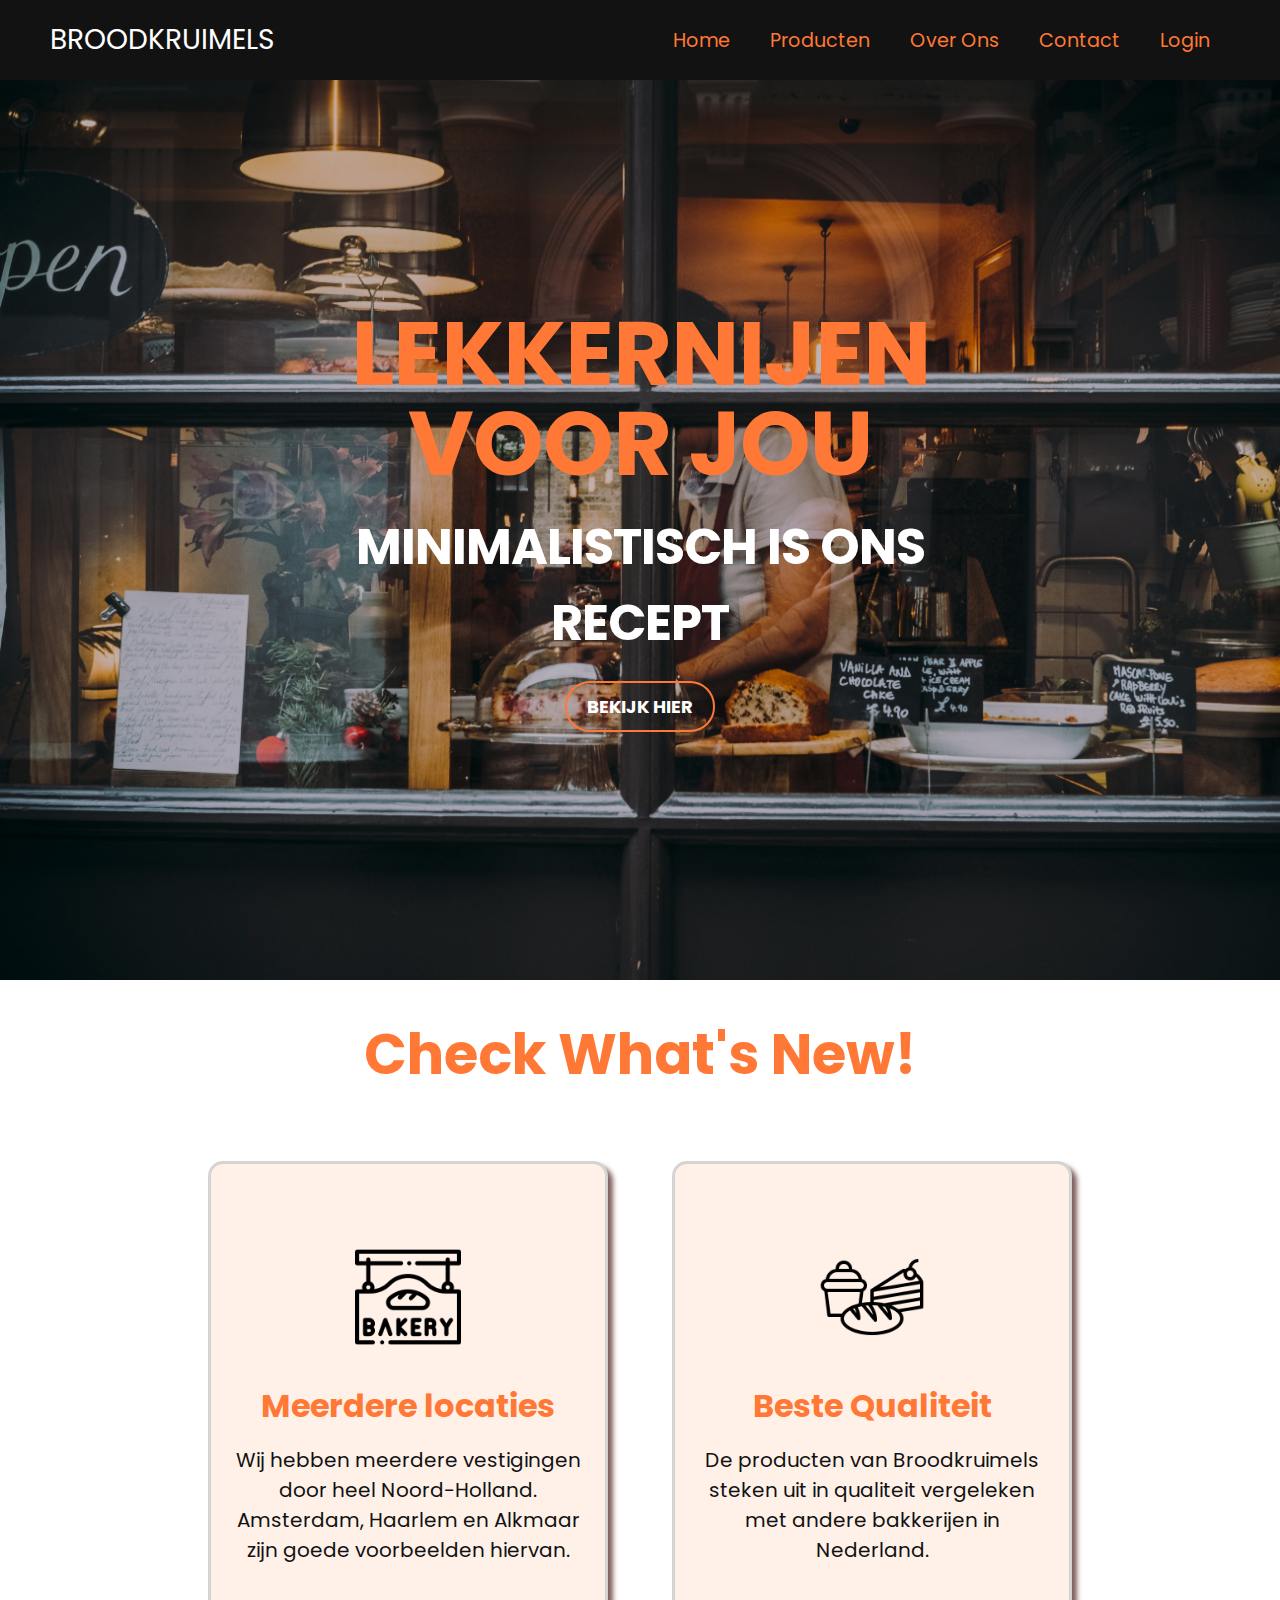
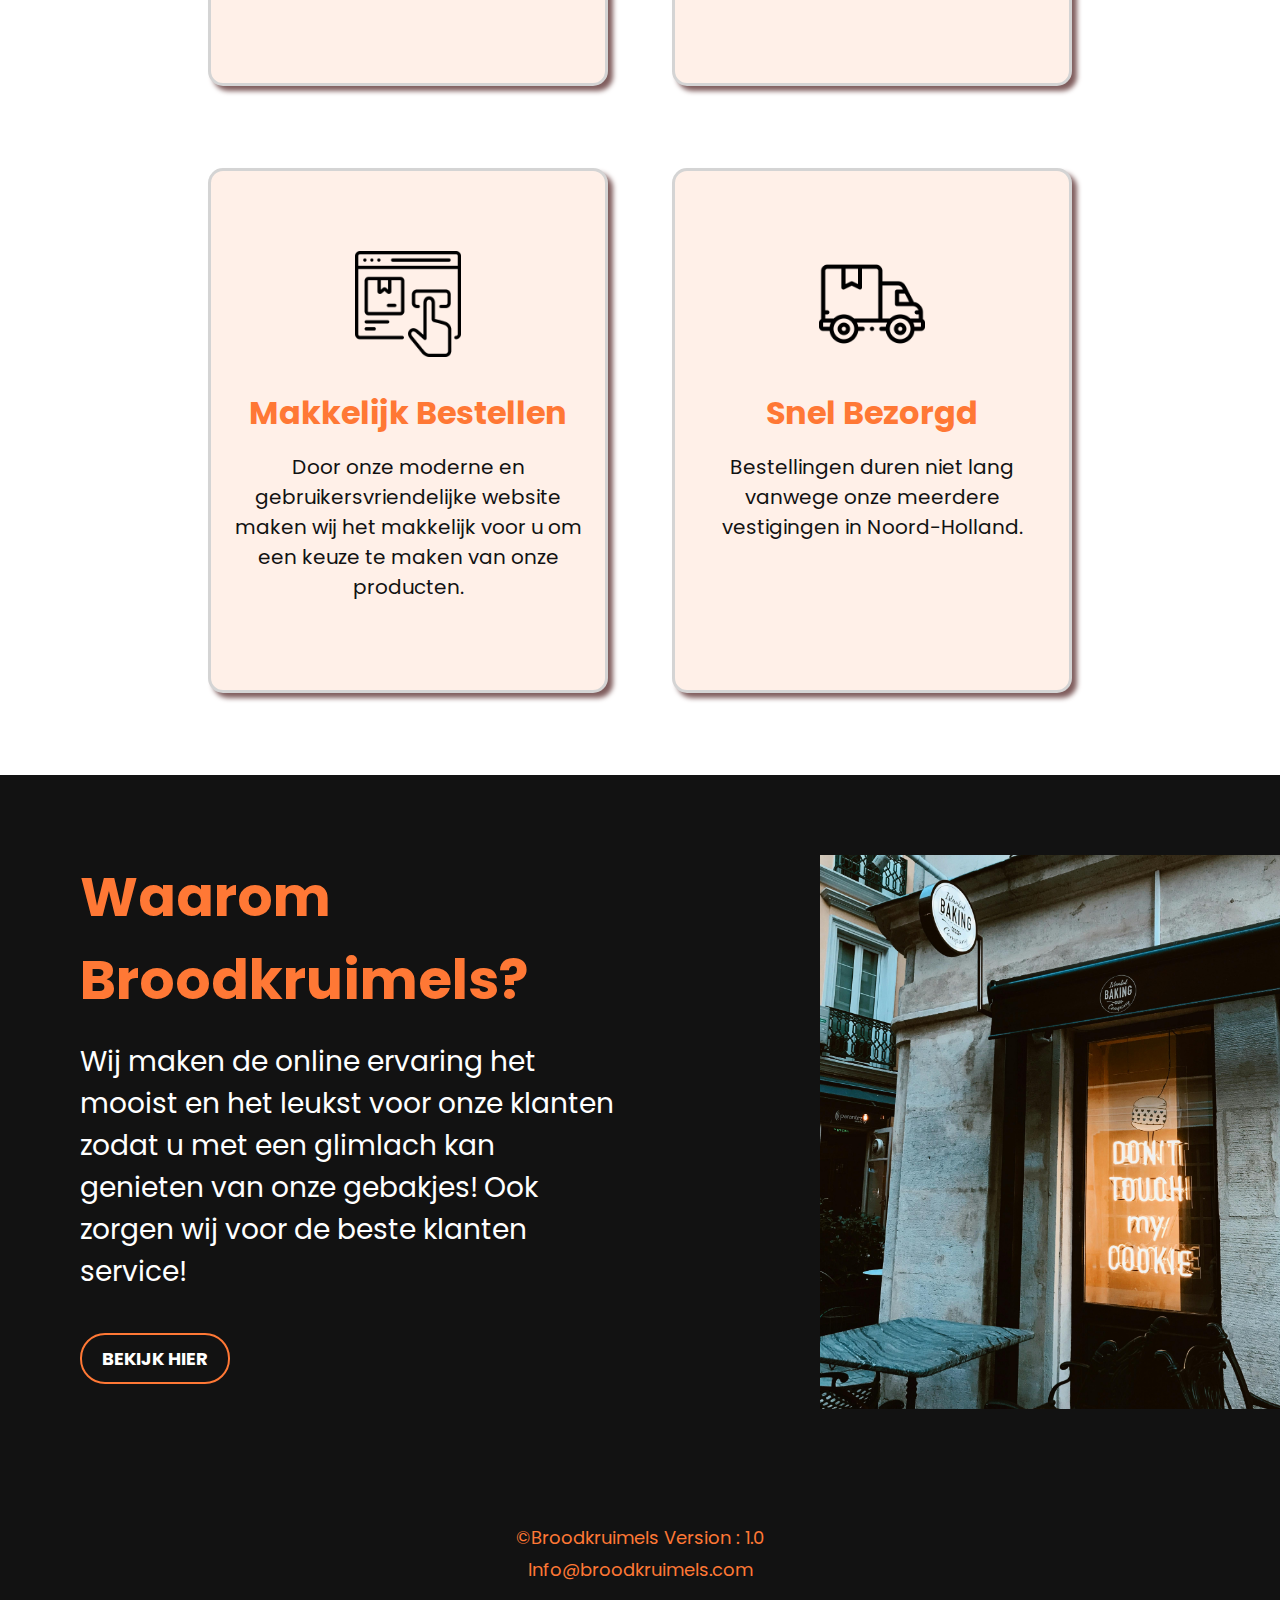
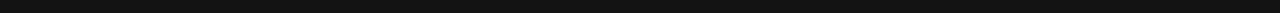
<file: index.html>
<!DOCTYPE html>
<html lang="en">
<head>
    <meta charset="UTF-8">
    <meta name="viewport" content="width=device-width, 
    initial-scale=1.0" />
    <title>Broodkruimels</title>
    <link rel="stylesheet" href="style.css" />
</head>
<body>

    <!-- Navbar Section -->
    <nav class="navbar">
        <div class="navbar-container">
            <a href="/" id="navbar-logo">BROODKRUIMELS</a>
                <div class="navbar-toggle" id="mobile-menu">
                    <span class="bar"></span>
                    <span class="bar"></span>
                    <span class="bar"></span>
                </div>

            <ul class="navbar-menu">
                <li class="navbar-item">
                    <a href="/" class="navbar-link">Home</a>
                </li>
                <li class="navbar-item">
                    <a href="/ayoub code/ayoub_index.html" class="navbar-link">Producten</a>
                </li>
                <li class="navbar-item">
                    <a href="/over ons.html" class="navbar-link">Over Ons</a>
                </li>
                <li class="navbar-item">
                    <a href="/contact.html" class="navbar-link">Contact</a>
                </li>
                <li class="navbar-item">
                    <a href="login.php" class="navbar-link">Login</a>
                </li>
            </ul>
        </div>
    </nav>
    <!-- Navbar End -->


    <!-- Main Section -->
    <div class="main">
        <div class="main-container">
            <div class="main-content">
                <h1>LEKKERNIJEN VOOR JOU</h1>
                <h2>MINIMALISTISCH IS ONS RECEPT</h2>
                <a href="producten.html" class="btn">BEKIJK HIER</a>
            </div>
            
        </div>
    </div>
    <!-- Main End -->

    <!-- Services Section -->
    <div class="services">
        <h1>Check What's New!</h1>
            <div class="services_container">
                    <div class="services_card">
                        <img src="images/bakery.png" alt="">
                        <h2>Meerdere locaties</h2>
                        <p>Wij hebben meerdere vestigingen door 
                        heel Noord-Holland. Amsterdam, Haarlem en Alkmaar
                        zijn goede voorbeelden hiervan.
                        </p>
                    </div>
                    <div class="services_card">
                        <img src="images/pastry.png" alt="">
                        <h2>Beste Qualiteit</h2>
                        <p>De producten van Broodkruimels steken
                        uit in qualiteit vergeleken met andere 
                        bakkerijen in Nederland.
                        </p>
                    </div>
                    <div class="services_card">
                        <img src="images/order.png" alt="">
                        <h2>Makkelijk Bestellen</h2>
                        <p>Door onze moderne en gebruikersvriendelijke website
                        maken wij het makkelijk voor u om een keuze te maken van
                        onze producten.
                        </p>
                    </div>
                    <div class="services_card">
                        <img src="images/delivery-truck.png" alt="">
                        <h2>Snel Bezorgd</h2>
                        <p>Bestellingen duren niet lang vanwege onze meerdere 
                        vestigingen in Noord-Holland.
                        </p>
                    </div>
            </div>
    </div>
    <!-- Services End -->

    <!-- Info Section -->
    <div class="information">
        <div class="information_container">
            <div class="row">
                <div class="flex">
                    <h2>Waarom Broodkruimels?</h2>
                    <p>Wij maken de online ervaring het mooist 
                    en het leukst voor onze klanten zodat u met een 
                    glimlach kan genieten van onze gebakjes! Ook zorgen 
                    wij voor de beste klanten service!</p>
                    <a href="over ons.html" class="btn">BEKIJK HIER</a>
                </div>
                <div class="flex">
                    <img src="images/bakker_homepage.jpg">
                </div>    
            </div>
        </div>
    </div>
    <!-- Info End -->


    <!-- Footer Section -->
    <footer>
        <div class="container">
          <p>&copy;Broodkruimels Version : 1.0</p>
          <p>Info@broodkruimels.com</p>
        </div>
    </footer>
    <!-- Footer End -->
      
    <script src="script.js"></script>
</body>
</html>
</file>
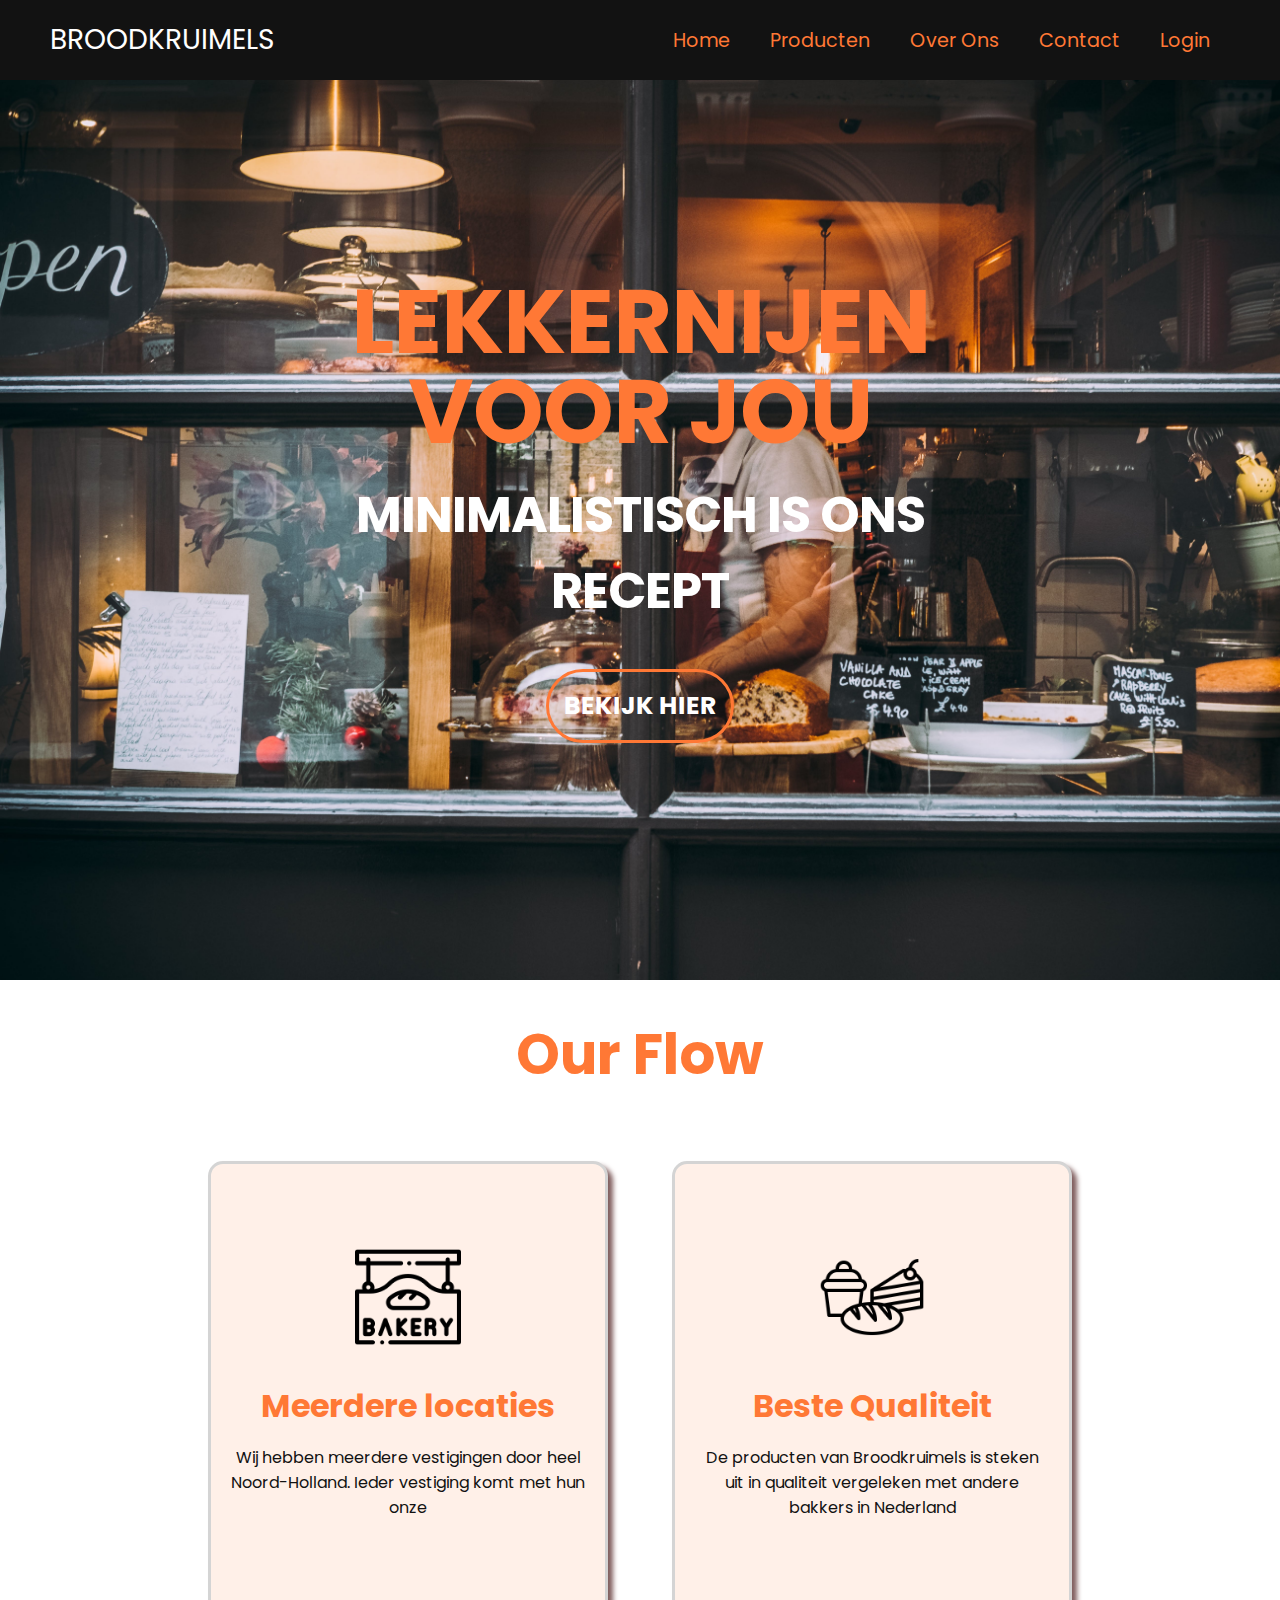
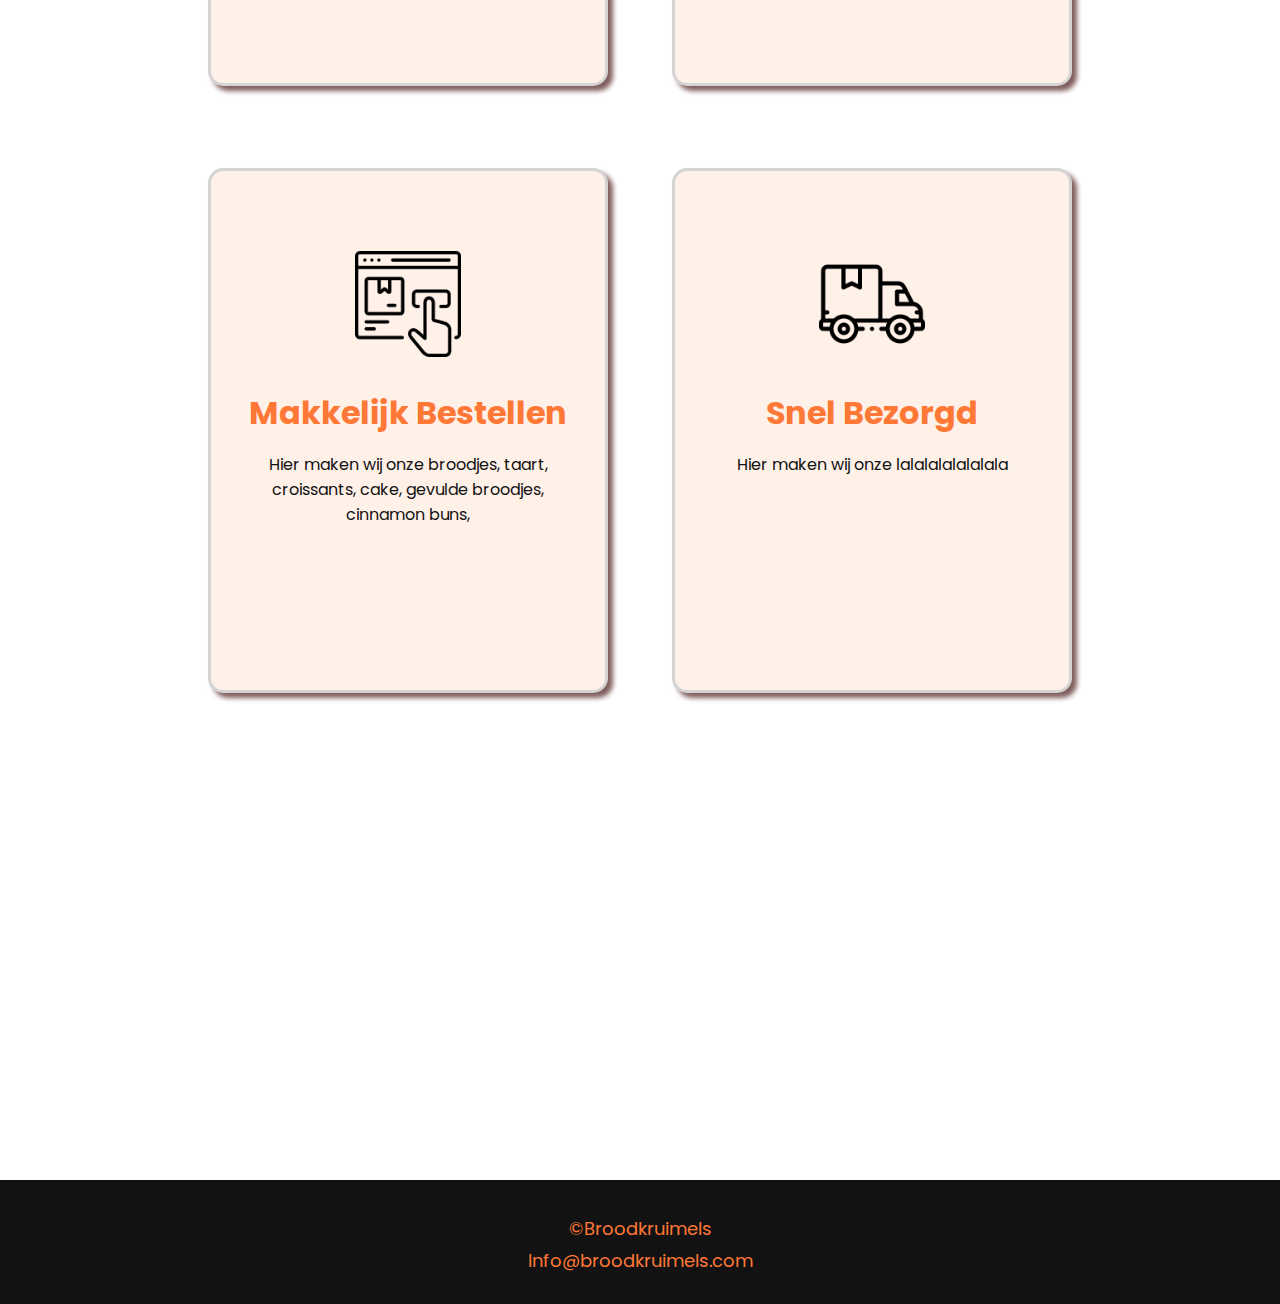
<file: Portfolio Examen/index.html>
<!DOCTYPE html>
<html lang="en">
<head>
    <meta charset="UTF-8">
    <meta name="viewport" content="width=device-width, 
    initial-scale=1.0" />
    <title>Broodkruimels</title>
    <link rel="stylesheet" href="style.css" />
</head>
<body>

    <!-- Navbar Section -->
    <nav class="navbar">
        <div class="navbar-container">
            <a href="/" id="navbar-logo">BROODKRUIMELS</a>
                <div class="navbar-toggle" id="mobile-menu">
                    <span class="bar"></span>
                    <span class="bar"></span>
                    <span class="bar"></span>
                </div>

            <ul class="navbar-menu">
                <li class="navbar-item">
                    <a href="/" class="navbar-link">Home</a>
                </li>
                <li class="navbar-item">
                    <a href="/producten.html" class="navbar-link">Producten</a>
                </li>
                <li class="navbar-item">
                    <a href="/over ons.html" class="navbar-link">Over Ons</a>
                </li>
                <li class="navbar-item">
                    <a href="/contact.html" class="navbar-link">Contact</a>
                </li>
                <li class="navbar-item">
                    <a href="login.php" class="navbar-link">Login</a>
                </li>
            </ul>
        </div>
    </nav>
    <!-- Navbar End -->


    <!-- Main Section -->
    <div class="main">
        <div class="main-container">
            <div class="main-content">
                <h1>LEKKERNIJEN VOOR JOU</h1>
                <h2>MINIMALISTISCH IS ONS RECEPT</h2>
                <a href="producten.html" class="btn">BEKIJK HIER</a>
            </div>
            
        </div>
    </div>
    <!-- Main End -->

    <!-- Info Section -->
    <div class="services">
        <h1>Our Flow</h1>
            <div class="services_container">
                    <div class="services_card">
                        <img src="images/bakery.png" alt="">
                        <h2>Meerdere locaties</h2>
                        <p>Wij hebben meerdere vestigingen door 
                        heel Noord-Holland. Ieder vestiging komt 
                        met hun onze</p>
                    </div>
                    <div class="services_card">
                        <img src="images/pastry.png" alt="">
                        <h2>Beste Qualiteit</h2>
                        <p>De producten van Broodkruimels is steken
                        uit in qualiteit vergeleken met andere 
                        bakkers in Nederland
                        </p>
                    </div>
                    <div class="services_card">
                        <img src="images/order.png" alt="">
                        <h2>Makkelijk Bestellen</h2>
                        <p>Hier maken wij onze broodjes, taart, croissants, cake, gevulde broodjes, cinnamon buns, </p>
                    </div>
                    <div class="services_card">
                        <img src="images/delivery-truck.png" alt="">
                        <h2>Snel Bezorgd</h2>
                        <p>Hier maken wij onze lalalalalalalala</p>
                    </div>
            </div>
    </div>
    <!-- Info End -->


    <!-- Footer Section -->
    <footer>
        <div class="container">
          <p>&copy;Broodkruimels</p>
          <p>Info@broodkruimels.com</p>
        </div>
    </footer>
    <!-- Footer End -->
      
    <script src="script.js"></script>
</body>
</html>
</file>
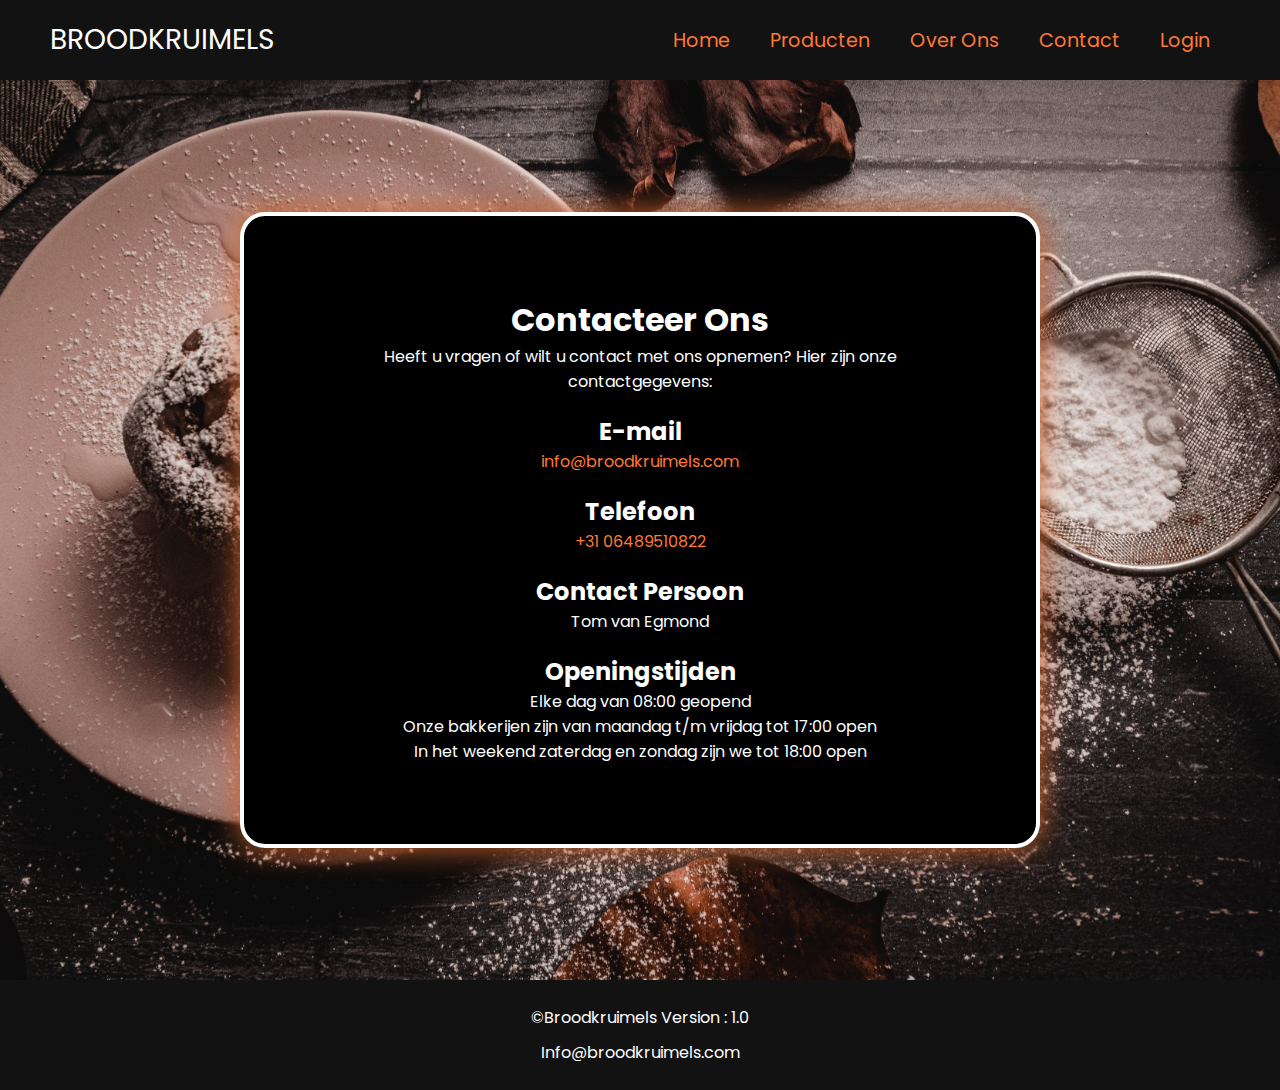
<file: contact.html>
<!DOCTYPE html>
<html lang="en">
<head>
    <meta charset="UTF-8">
    <meta name="viewport" content="width=device-width, 
    initial-scale=1.0" />
    <title>Broodkruimels</title>
    <link rel="stylesheet" href="contact style.css" />
</head>
<body>

    <!-- Navbar Section -->
    <nav class="navbar">
        <div class="navbar-container">
            <a href="/" id="navbar-logo">BROODKRUIMELS</a>
                <div class="navbar-toggle" id="mobile-menu">
                    <span class="bar"></span>
                    <span class="bar"></span>
                    <span class="bar"></span>
                </div>

            <ul class="navbar-menu">
                <li class="navbar-item">
                    <a href="/" class="navbar-link">Home</a>
                </li>
                <li class="navbar-item">
                    <a href="/producten.html" class="navbar-link">Producten</a>
                </li>
                <li class="navbar-item">
                    <a href="/over ons.html" class="navbar-link">Over Ons</a>
                </li>
                <li class="navbar-item">
                    <a href="/contact.html" class="navbar-link">Contact</a>
                </li>
                <li class="navbar-item">
                    <a href="login.php" class="navbar-link">Login</a>
                </li>
            </ul>
        </div>
    </nav>
    <!-- Navbar End -->


    <!-- Contact Section -->
    <div class="contact">
        <div class="contact-container">
            <h1>Contacteer Ons</h1>
            <p>Heeft u vragen of wilt u contact met ons opnemen? Hier zijn onze contactgegevens:</p>
            <div class="contact-info">
                <div class="info">
                    <h2>E-mail</h2>
                    <p><a href="mailto:info@voorbeeld.com">info@broodkruimels.com</a></p>
                </div>
                <div class="info">
                    <h2>Telefoon</h2>
                    <a href="" class="btn">+31 06489510822</a>
                </div>
                <div class="info">
                    <h2>Contact Persoon</h2>
                    <p>Tom van Egmond</p>
                </div>
                <div class="info">
                    <h2>Openingstijden</h2>
                    <p>Elke dag van 08:00 geopend</p>
                    <p>Onze bakkerijen zijn van maandag t/m vrijdag tot 17:00 open</p>
                    <p>In het weekend zaterdag en zondag zijn we tot 18:00 open</p>
                </div>
            </div>
        </div>
    </div>
    <!-- Contact End -->


    <!-- Footer Section -->
    <footer>
        <div class="container">
          <p>&copy;Broodkruimels Version : 1.0</p>
          <p>Info@broodkruimels.com</p>
        </div>
    </footer>
    <!-- Footer End -->

    <script src="script.js"></script>
</body>
</html>
</file>
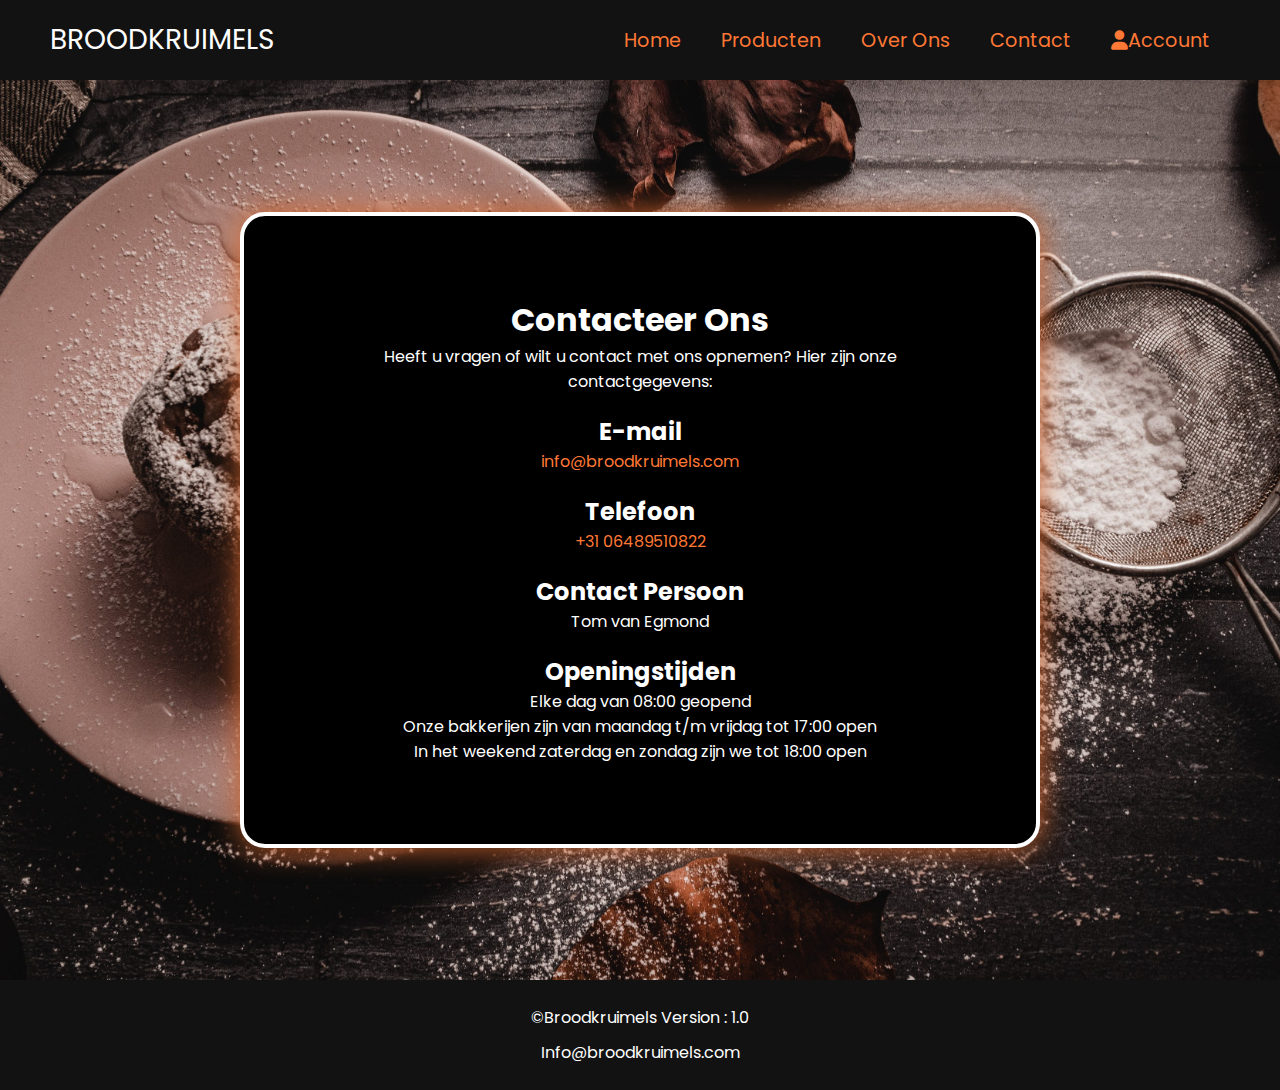
<file: contact_loggedin.html>
<!DOCTYPE html>
<html lang="en">
<head>
    <meta charset="UTF-8">
    <meta name="viewport" content="width=device-width, 
    initial-scale=1.0" />
    <title>Broodkruimels</title>
    <link rel="stylesheet" href="https://cdnjs.cloudflare.com/ajax/libs/font-awesome/6.0.0-beta3/css/all.min.css">
    <link rel="stylesheet" href="contact style.css" />
</head>
<body>

<!-- Navbar Section -->
<nav class="navbar">
    <div class="navbar-container">
        <a href="/" id="navbar-logo">BROODKRUIMELS</a>
        <div class="navbar-toggle" id="mobile-menu">
            <span class="bar"></span>
            <span class="bar"></span>
            <span class="bar"></span>
        </div>

        <ul class="navbar-menu">
            <li class="navbar-item">
                <a href="index_loggedin.html" class="navbar-link">Home</a>
            </li>
            <li class="navbar-item">
                <a href="/producten_loggedin.html" class="navbar-link">Producten</a>
            </li>
            <li class="navbar-item">
                <a href="/over ons_loggedin.html" class="navbar-link">Over Ons</a>
            </li>
            <li class="navbar-item">
                <a href="/contact_loggedin.html" class="navbar-link">Contact</a>
            </li>
            <!-- Add this to your existing HTML -->
            <li class="navbar-item dropdown">
                <a href="#" class="navbar-link">
                    <i class="fas fa-user"></i> Account
                </a>
                <div class="dropdown-content">
                    <a href="logout.php"><i class="fas fa-sign-out-alt"></i> Logout</a>
                </div>
            </li>
  
        </ul>
    </div>
</nav>
<!-- Navbar End -->


    <!-- Contact Section -->
    <div class="contact">
        <div class="contact-container">
            <h1>Contacteer Ons</h1>
            <p>Heeft u vragen of wilt u contact met ons opnemen? Hier zijn onze contactgegevens:</p>
            <div class="contact-info">
                <div class="info">
                    <h2>E-mail</h2>
                    <p><a href="mailto:info@voorbeeld.com">info@broodkruimels.com</a></p>
                </div>
                <div class="info">
                    <h2>Telefoon</h2>
                    <a href="" class="btn">+31 06489510822</a>
                </div>
                <div class="info">
                    <h2>Contact Persoon</h2>
                    <p>Tom van Egmond</p>
                </div>
                <div class="info">
                    <h2>Openingstijden</h2>
                    <p>Elke dag van 08:00 geopend</p>
                    <p>Onze bakkerijen zijn van maandag t/m vrijdag tot 17:00 open</p>
                    <p>In het weekend zaterdag en zondag zijn we tot 18:00 open</p>
                </div>
            </div>
        </div>
    </div>
    <!-- Contact End -->


    <!-- Footer Section -->
    <footer>
        <div class="container">
          <p>&copy;Broodkruimels Version : 1.0</p>
          <p>Info@broodkruimels.com</p>
        </div>
    </footer>
    <!-- Footer End -->

    <script src="script.js"></script>
</body>
</html>
</file>
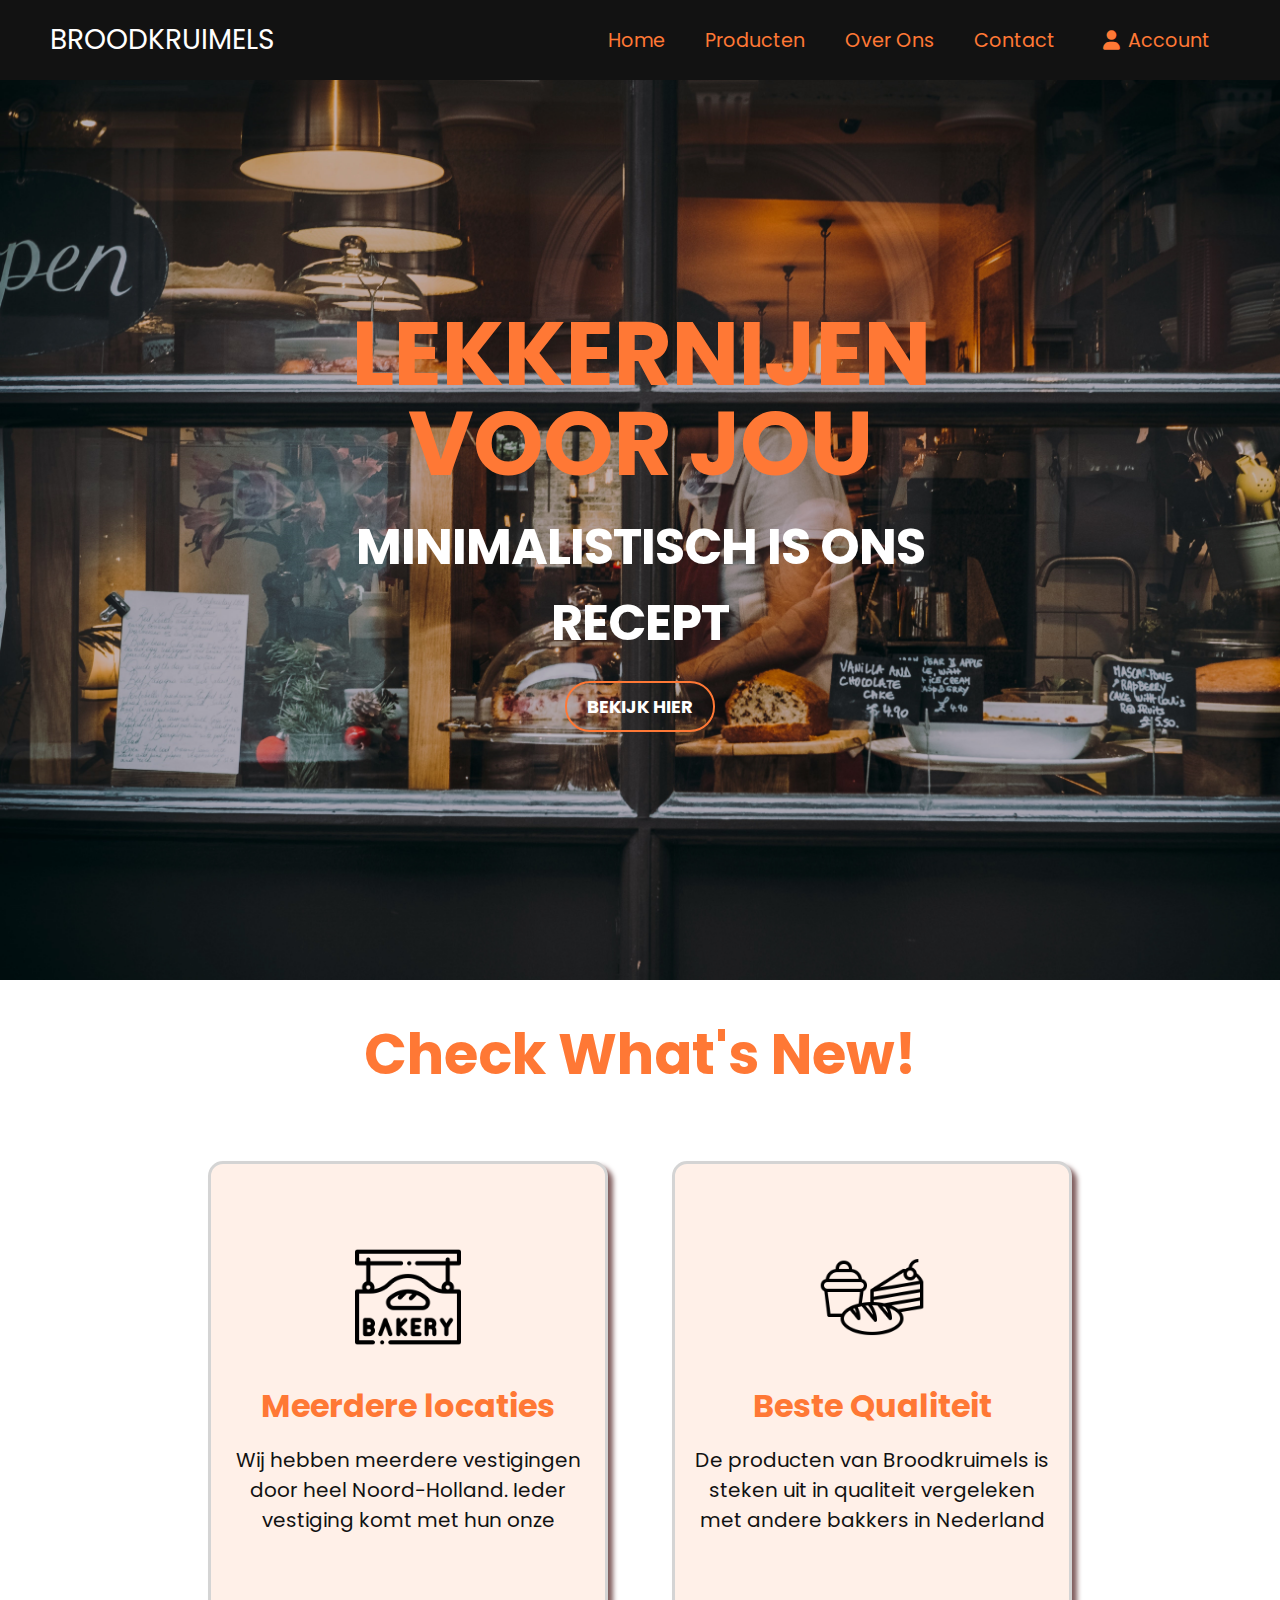
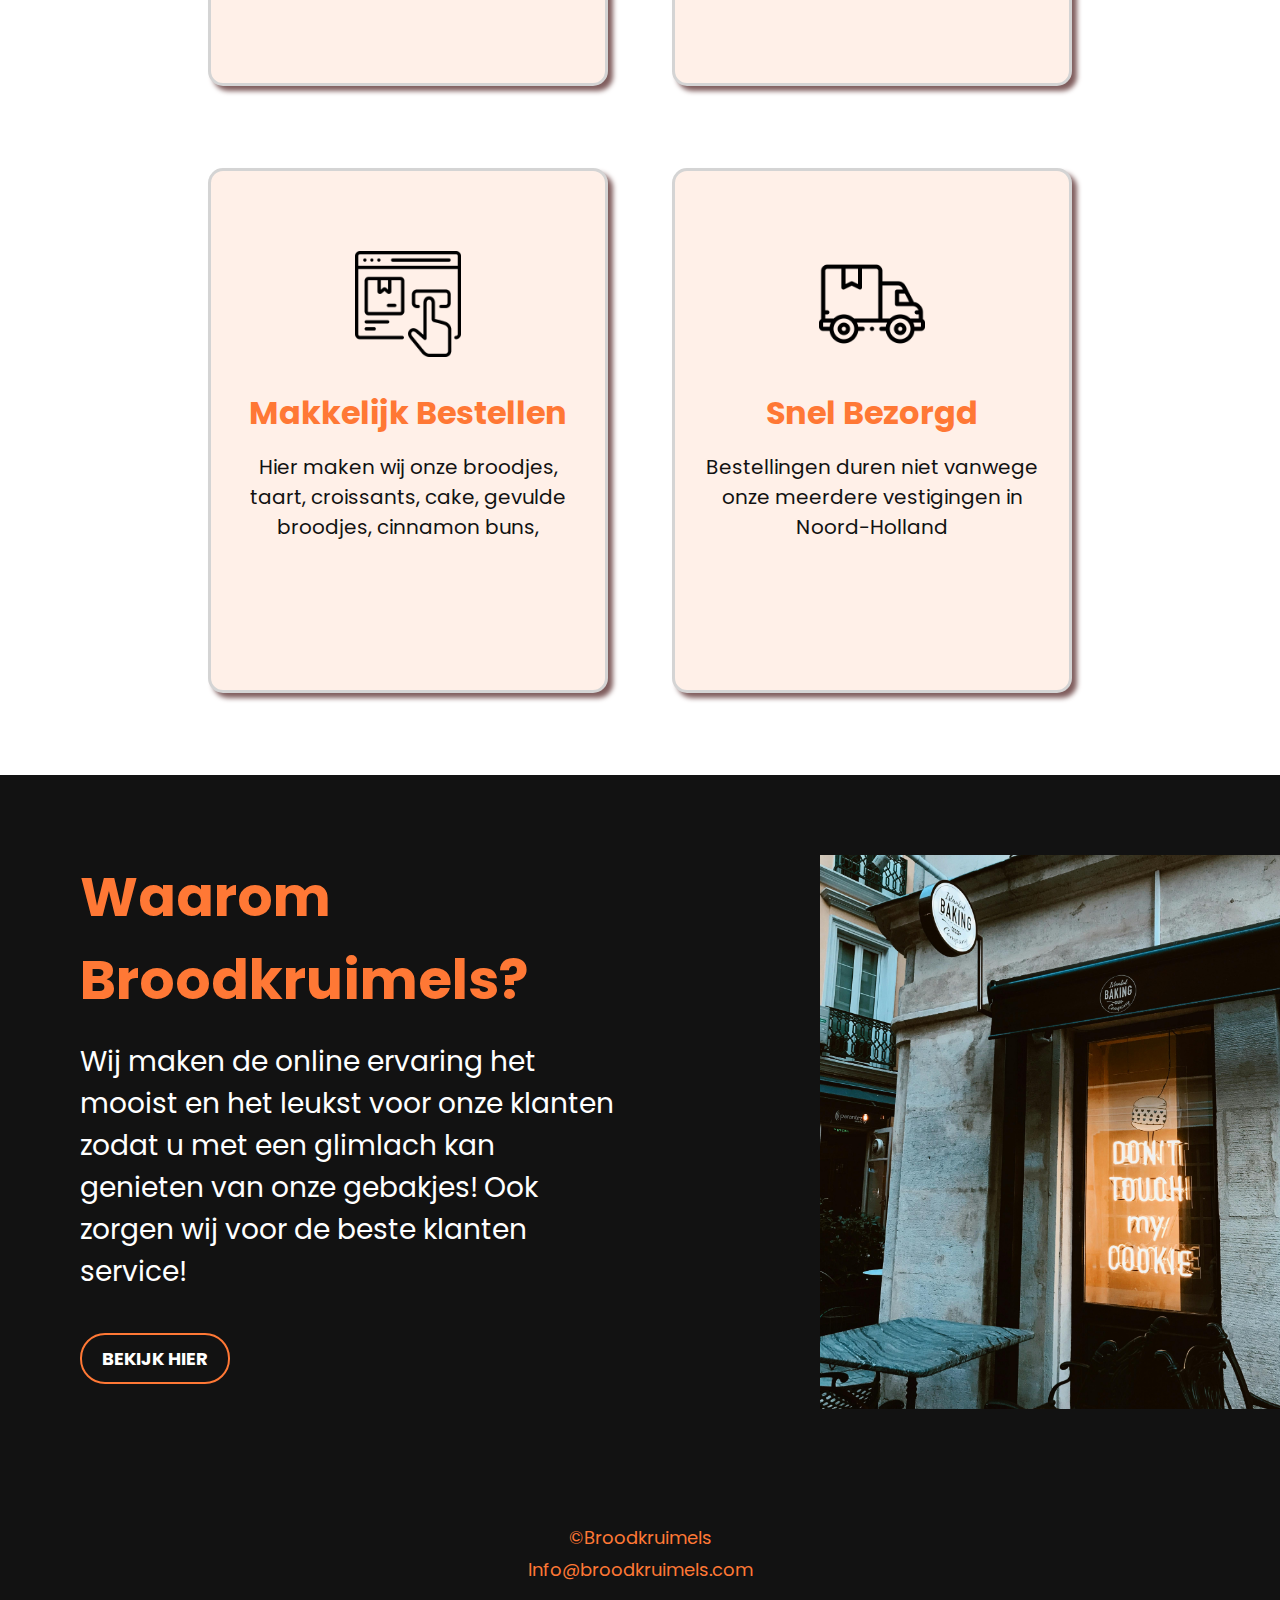
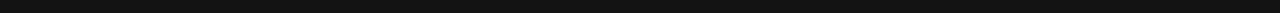
<file: index_loggedin.html>
<!DOCTYPE html>
<html lang="en">
<head>
    <meta charset="UTF-8">
    <meta name="viewport" content="width=device-width, 
    initial-scale=1.0" />
    <title>Broodkruimels</title>
    <link rel="stylesheet" href="https://cdnjs.cloudflare.com/ajax/libs/font-awesome/6.0.0-beta3/css/all.min.css">
    <link rel="stylesheet" href="style.css" />
</head>
<body>

    <!-- Navbar Section -->
    <nav class="navbar">
        <div class="navbar-container">
            <a href="/" id="navbar-logo">BROODKRUIMELS</a>
            <div class="navbar-toggle" id="mobile-menu">
                <span class="bar"></span>
                <span class="bar"></span>
                <span class="bar"></span>
            </div>

            <ul class="navbar-menu">
                <li class="navbar-item">
                    <a href="index_loggedin.html" class="navbar-link">Home</a>
                </li>
                <li class="navbar-item">
                    <a href="/producten_loggedin.html" class="navbar-link">Producten</a>
                </li>
                <li class="navbar-item">
                    <a href="/over ons_loggedin.html" class="navbar-link">Over Ons</a>
                </li>
                <li class="navbar-item">
                    <a href="/contact_loggedin.html" class="navbar-link">Contact</a>
                </li>
                <li class="navbar-item dropdown">
                    <a href="#" class="navbar-link">
                        <i class="fas fa-user" style="margin: 8px;"></i> Account
                    </a>
                    <div class="dropdown-content">
                        <a href="logout.php"><i class="fas fa-sign-out-alt"></i> Logout</a>
                    </div>
                </li>
            </ul>
        </div>
    </nav>
    <!-- Navbar End -->


    <!-- Main Section -->
    <div class="main">
        <div class="main-container">
            <div class="main-content">
                <h1>LEKKERNIJEN VOOR JOU</h1>
                <h2>MINIMALISTISCH IS ONS RECEPT</h2>
                <a href="producten_loggedin.html" class="btn">BEKIJK HIER</a>
            </div>
            
        </div>
    </div>
    <!-- Main End -->

    <!-- Services Section -->
    <div class="services">
        <h1>Check What's New!</h1>
            <div class="services_container">
                    <div class="services_card">
                        <img src="images/bakery.png" alt="">
                        <h2>Meerdere locaties</h2>
                        <p>Wij hebben meerdere vestigingen door 
                        heel Noord-Holland. Ieder vestiging komt 
                        met hun onze</p>
                    </div>
                    <div class="services_card">
                        <img src="images/pastry.png" alt="">
                        <h2>Beste Qualiteit</h2>
                        <p>De producten van Broodkruimels is steken
                        uit in qualiteit vergeleken met andere 
                        bakkers in Nederland
                        </p>
                    </div>
                    <div class="services_card">
                        <img src="images/order.png" alt="">
                        <h2>Makkelijk Bestellen</h2>
                        <p>Hier maken wij onze broodjes, taart, croissants, 
                        cake, gevulde broodjes, cinnamon buns, </p>
                    </div>
                    <div class="services_card">
                        <img src="images/delivery-truck.png" alt="">
                        <h2>Snel Bezorgd</h2>
                        <p>Bestellingen duren niet vanwege onze meerdere 
                        vestigingen in Noord-Holland </p>
                    </div>
            </div>
    </div>
    <!-- Services End -->

    <!-- Info Section -->
    <div class="information">
        <div class="information_container">
            <div class="row">
                <div class="flex">
                    <h2>Waarom Broodkruimels?</h2>
                    <p>Wij maken de online ervaring het mooist 
                    en het leukst voor onze klanten zodat u met een 
                    glimlach kan genieten van onze gebakjes! Ook zorgen 
                    wij voor de beste klanten service!</p>
                    <a href="over ons.html" class="btn">BEKIJK HIER</a>
                </div>
                <div class="flex">
                    <img src="images/bakker_homepage.jpg">
                </div>    
            </div>
        </div>
    </div>
    <!-- Info End -->


    <!-- Footer Section -->
    <footer>
        <div class="container">
          <p>&copy;Broodkruimels</p>
          <p>Info@broodkruimels.com</p>
        </div>
    </footer>
    <!-- Footer End -->
      
    <script src="script.js"></script>
</body>
</html>
</file>
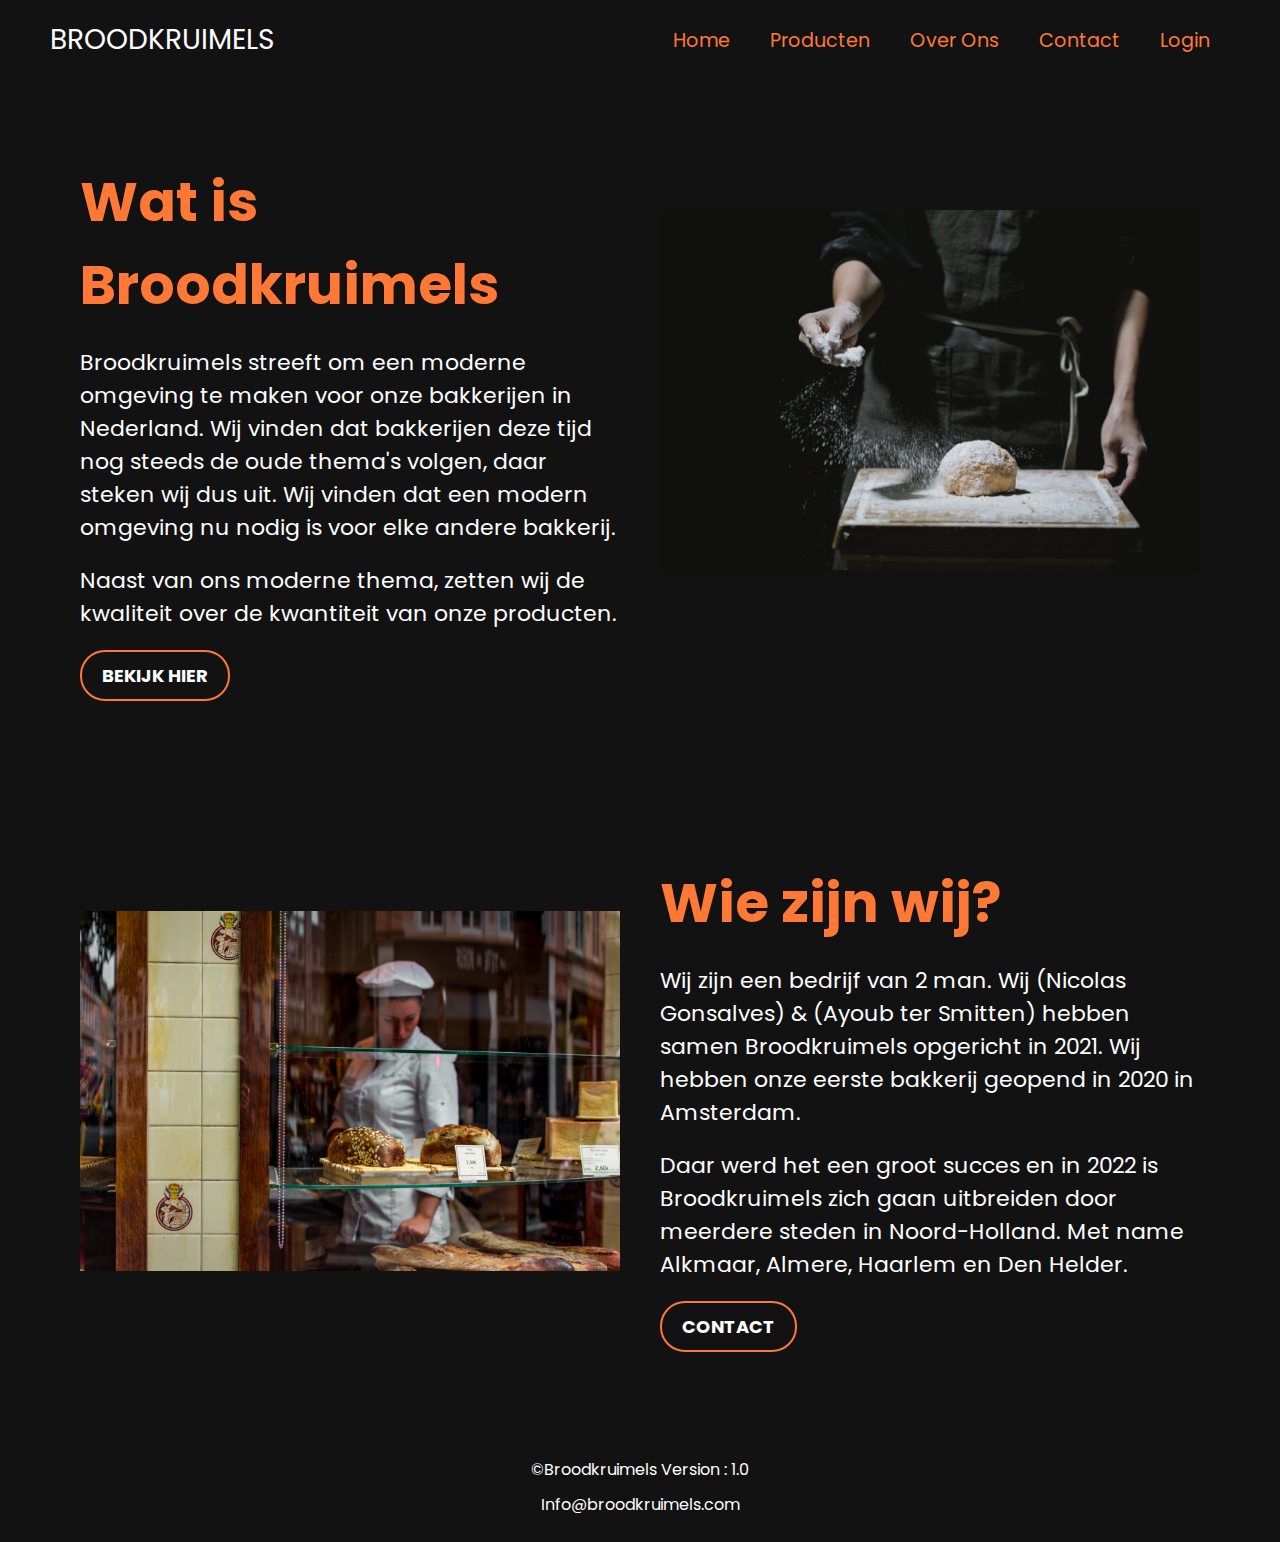
<file: over ons.html>
<!DOCTYPE html>
<html lang="en">
<head>
    <meta charset="UTF-8">
    <meta name="viewport" content="width=device-width, 
    initial-scale=1.0" />
    <title>Broodkruimels</title>
    <link rel="stylesheet" href="over ons style.css" />
</head>
<body>

    <!-- Navbar Section -->
    <nav class="navbar">
        <div class="navbar-container">
            <a href="/" id="navbar-logo">BROODKRUIMELS</a>
                <div class="navbar-toggle" id="mobile-menu">
                    <span class="bar"></span>
                    <span class="bar"></span>
                    <span class="bar"></span>
                </div>

            <ul class="navbar-menu">
                <li class="navbar-item">
                    <a href="/" class="navbar-link">Home</a>
                </li>
                <li class="navbar-item">
                    <a href="/producten.html" class="navbar-link">Producten</a>
                </li>
                <li class="navbar-item">
                    <a href="/over ons.html" class="navbar-link">Over Ons</a>
                </li>
                <li class="navbar-item">
                    <a href="/contact.html" class="navbar-link">Contact</a>
                </li>
                <li class="navbar-item">
                    <a href="login.php" class="navbar-link">Login</a>
                </li>
            </ul>
        </div>
    </nav>
    <!-- Navbar End -->


    <!-- Over Ons Section -->
    <div class="information">
        <div class="information_container">
            <div class="row">
                <div class="flex">
                    <h2>Wat is Broodkruimels</h2>
                    <p>Broodkruimels streeft om een moderne omgeving
                    te maken voor onze bakkerijen in Nederland. Wij vinden dat
                    bakkerijen deze tijd nog steeds de oude thema's volgen, daar 
                    steken wij dus uit. Wij vinden dat een modern omgeving nu nodig is voor elke
                    andere bakkerij.
                    </p>
                    <p>Naast van ons moderne thema, zetten wij de kwaliteit over de kwantiteit 
                    van onze producten.  </p>
                    <a href="producten.html" class="btn">BEKIJK HIER</a>
                </div>
                <div class="flex">
                    <img src="images/bakker_overons2.jpg">
                </div>    
            </div>
        </div>
    </div>

    <div class="information">
        <div class="information_container">
            <div class="row">
                <div class="flex">
                    <img src="images/bakker_overons.jpg">
                </div>
                <div class="flex">
                    <h2>Wie zijn wij?</h2>
                    <p>Wij zijn een bedrijf van 2 man. Wij (Nicolas Gonsalves) & (Ayoub ter Smitten) 
                    hebben samen Broodkruimels opgericht in 2021. Wij hebben onze eerste bakkerij 
                    geopend in 2020 in Amsterdam. 
                    </p>
                    <p>Daar werd het een groot succes en in 2022 is Broodkruimels zich gaan uitbreiden 
                    door meerdere steden in Noord-Holland. Met name Alkmaar, Almere, Haarlem en Den Helder.</p>
                    <a href="contact.html" class="btn">CONTACT</a>
                </div>    
            </div>
        </div>
    </div>
    <!-- Over Ons End -->
        
    
    <!-- Footer Section -->
    <footer>
        <div class="container">
          <p>&copy;Broodkruimels Version : 1.0</p>
          <p>Info@broodkruimels.com</p>
        </div>
    </footer>
    <!-- Footer End -->

    <script src="script.js"></script>
</body>
</html>
</file>
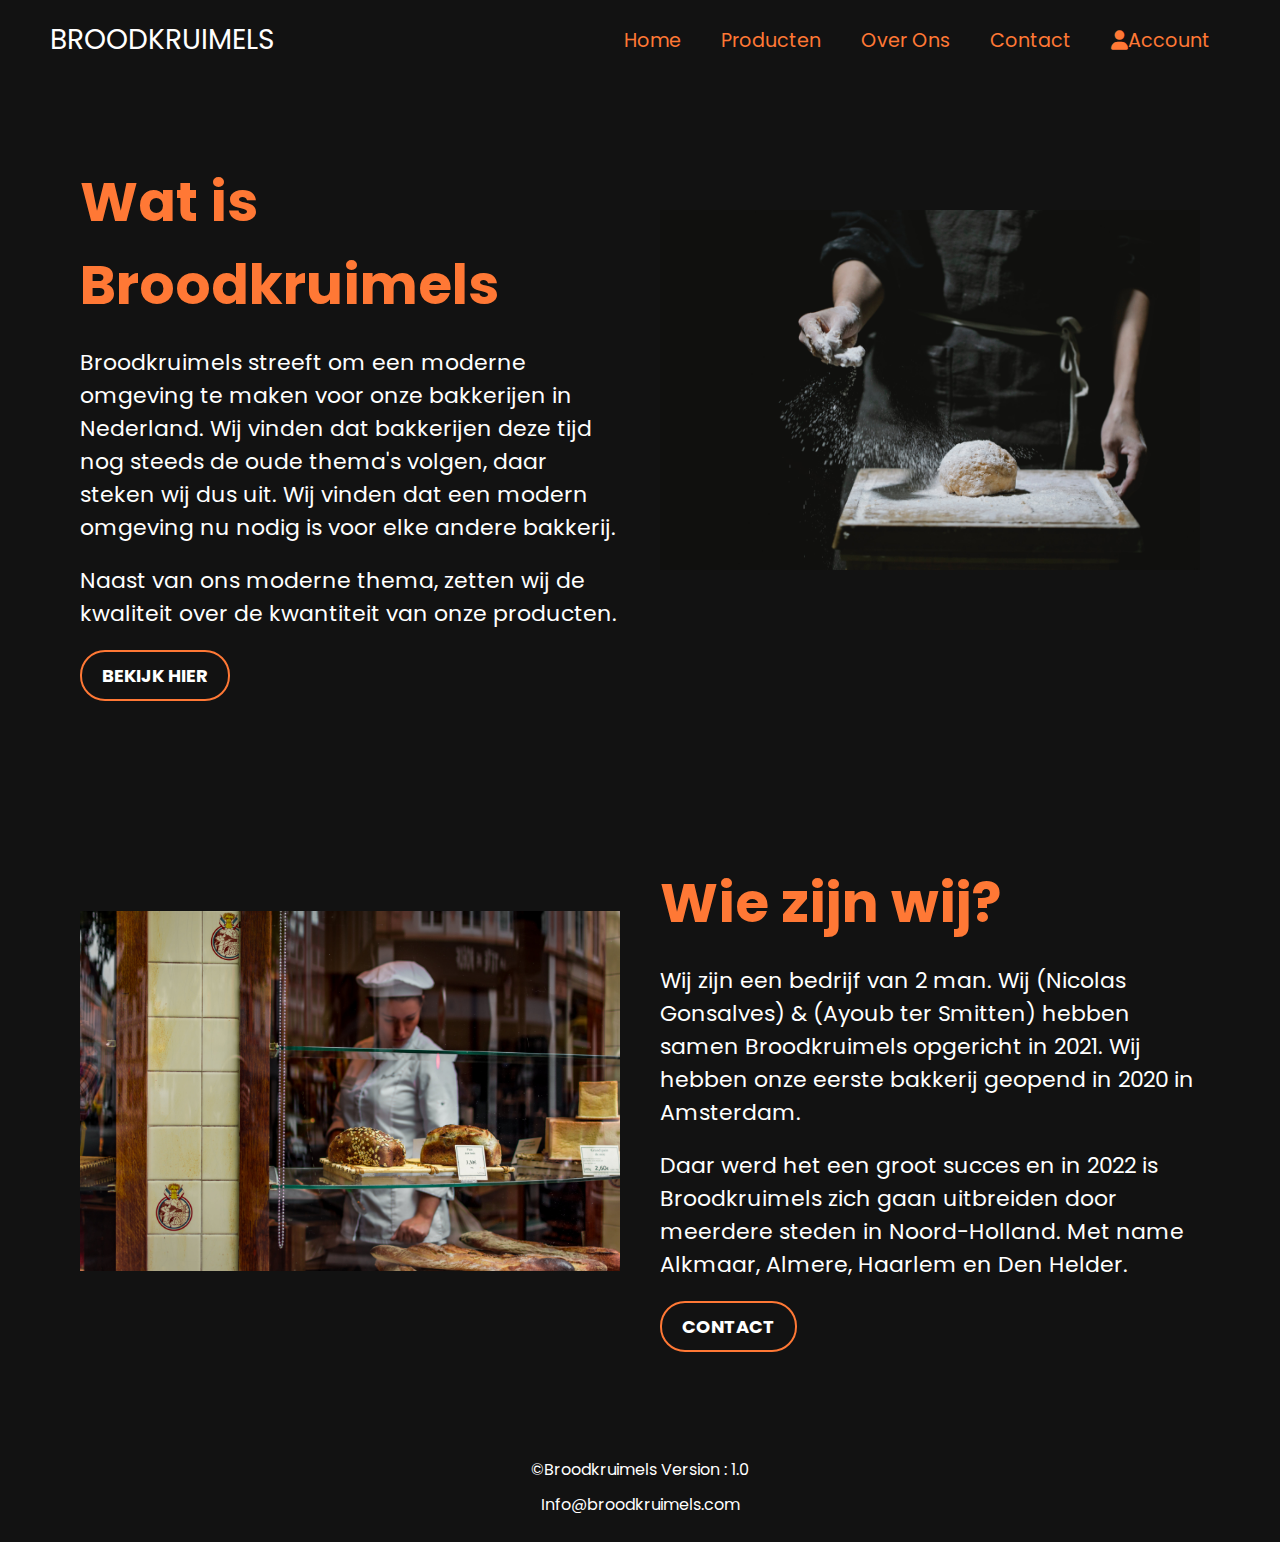
<file: over ons_loggedin.html>
<!DOCTYPE html>
<html lang="en">
<head>
    <meta charset="UTF-8">
    <meta name="viewport" content="width=device-width, 
    initial-scale=1.0" />
    <title>Broodkruimels</title>
    <link rel="stylesheet" href="https://cdnjs.cloudflare.com/ajax/libs/font-awesome/6.0.0-beta3/css/all.min.css">
    <link rel="stylesheet" href="over ons style.css" />
</head>
<body>

<!-- Navbar Section -->
<nav class="navbar">
    <div class="navbar-container">
        <a href="/" id="navbar-logo">BROODKRUIMELS</a>
        <div class="navbar-toggle" id="mobile-menu">
            <span class="bar"></span>
            <span class="bar"></span>
            <span class="bar"></span>
        </div>

        <ul class="navbar-menu">
            <li class="navbar-item">
                <a href="index_loggedin.html" class="navbar-link">Home</a>
            </li>
            <li class="navbar-item">
                <a href="/producten_loggedin.html" class="navbar-link">Producten</a>
            </li>
            <li class="navbar-item">
                <a href="/over ons_loggedin.html" class="navbar-link">Over Ons</a>
            </li>
            <li class="navbar-item">
                <a href="/contact_loggedin.html" class="navbar-link">Contact</a>
            </li>
            <!-- Add this to your existing HTML -->
            <li class="navbar-item dropdown">
                <a href="#" class="navbar-link">
                    <i class="fas fa-user"></i> Account
                </a>
                <div class="dropdown-content">
                    <a href="logout.php"><i class="fas fa-sign-out-alt"></i> Logout</a>
                </div>
            </li>
        </ul>
    </div>
</nav>
<!-- Navbar End -->


    <!-- Over Ons Section -->
    <div class="information">
        <div class="information_container">
            <div class="row">
                <div class="flex">
                    <h2>Wat is Broodkruimels</h2>
                    <p>Broodkruimels streeft om een moderne omgeving
                    te maken voor onze bakkerijen in Nederland. Wij vinden dat
                    bakkerijen deze tijd nog steeds de oude thema's volgen, daar 
                    steken wij dus uit. Wij vinden dat een modern omgeving nu nodig is voor elke
                    andere bakkerij.
                    </p>
                    <p>Naast van ons moderne thema, zetten wij de kwaliteit over de kwantiteit 
                    van onze producten.  </p>
                    <a href="producten.html" class="btn">BEKIJK HIER</a>
                </div>
                <div class="flex">
                    <img src="images/bakker_overons2.jpg">
                </div>    
            </div>
        </div>
    </div>

    <div class="information">
        <div class="information_container">
            <div class="row">
                <div class="flex">
                    <img src="images/bakker_overons.jpg">
                </div>
                <div class="flex">
                    <h2>Wie zijn wij?</h2>
                    <p>Wij zijn een bedrijf van 2 man. Wij (Nicolas Gonsalves) & (Ayoub ter Smitten) 
                    hebben samen Broodkruimels opgericht in 2021. Wij hebben onze eerste bakkerij 
                    geopend in 2020 in Amsterdam. 
                    </p>
                    <p>Daar werd het een groot succes en in 2022 is Broodkruimels zich gaan uitbreiden 
                    door meerdere steden in Noord-Holland. Met name Alkmaar, Almere, Haarlem en Den Helder.</p>
                    <a href="contact.html" class="btn">CONTACT</a>
                </div>    
            </div>
        </div>
    </div>
    <!-- Over Ons End -->
        
    
    <!-- Footer Section -->
    <footer>
        <div class="container">
          <p>&copy;Broodkruimels Version : 1.0</p>
          <p>Info@broodkruimels.com</p>
        </div>
    </footer>
    <!-- Footer End -->

    <script src="script.js"></script>
</body>
</html>
</file>
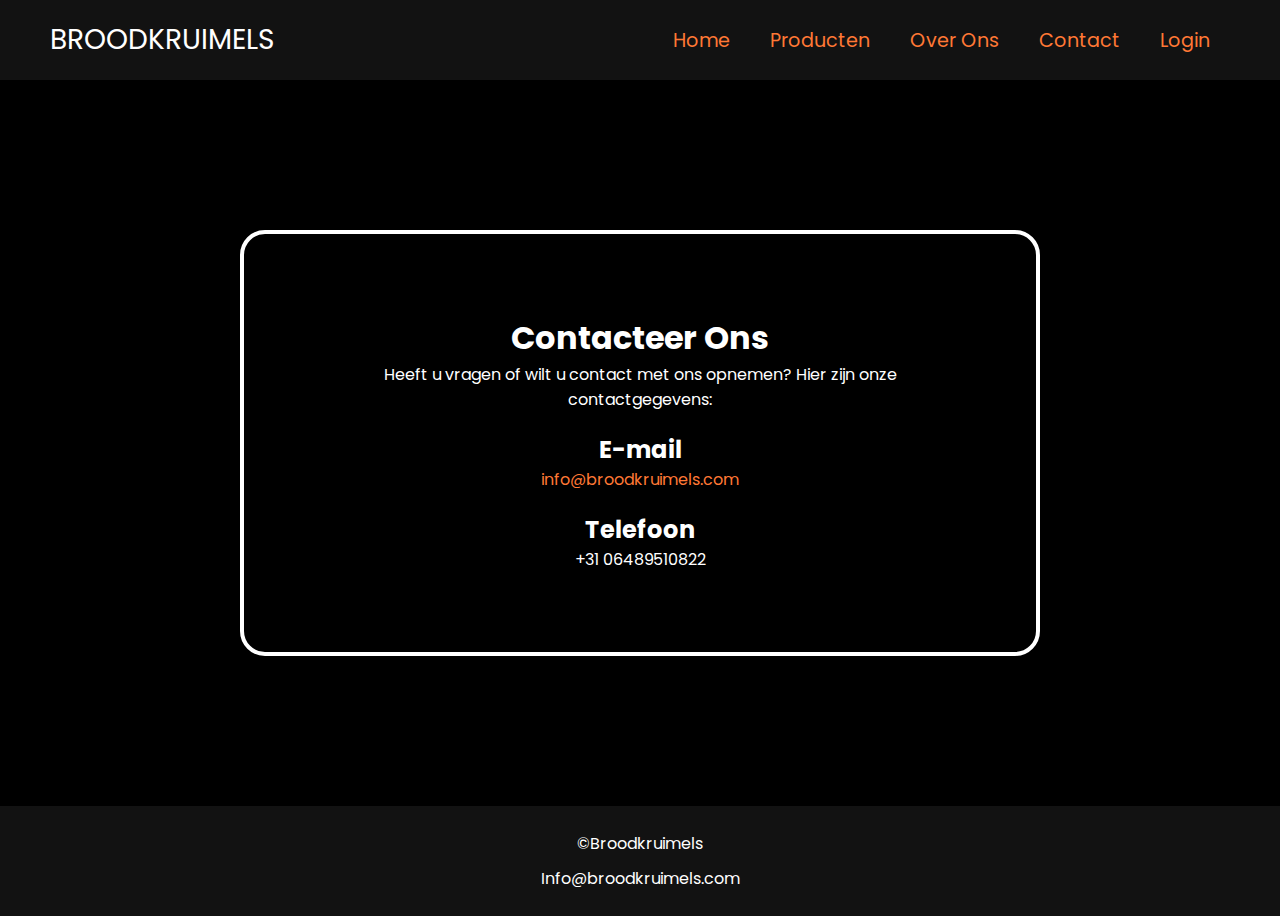
<file: Portfolio Examen/contact.html>
<!DOCTYPE html>
<html lang="en">
<head>
    <meta charset="UTF-8">
    <meta name="viewport" content="width=device-width, 
    initial-scale=1.0" />
    <title>Broodkruimels</title>
    <link rel="stylesheet" href="contact style.css" />
</head>
<body>

    <!-- Navbar Section -->
    <nav class="navbar">
        <div class="navbar-container">
            <a href="/" id="navbar-logo">BROODKRUIMELS</a>
                <div class="navbar-toggle" id="mobile-menu">
                    <span class="bar"></span>
                    <span class="bar"></span>
                    <span class="bar"></span>
                </div>

            <ul class="navbar-menu">
                <li class="navbar-item">
                    <a href="/" class="navbar-link">Home</a>
                </li>
                <li class="navbar-item">
                    <a href="/producten.html" class="navbar-link">Producten</a>
                </li>
                <li class="navbar-item">
                    <a href="/over ons.html" class="navbar-link">Over Ons</a>
                </li>
                <li class="navbar-item">
                    <a href="/contact.html" class="navbar-link">Contact</a>
                </li>
                <li class="navbar-item">
                    <a href="login.php" class="navbar-link">Login</a>
                </li>
            </ul>
        </div>
    </nav>
    <!-- Navbar End -->


    <!-- Contact Section -->
    <div class="contact-container">
        <h1>Contacteer Ons</h1>
        <p>Heeft u vragen of wilt u contact met ons opnemen? Hier zijn onze contactgegevens:</p>
        <div class="contact-info">
            <div class="info">
                <h2>E-mail</h2>
                <p><a href="mailto:info@voorbeeld.com">info@broodkruimels.com</a></p>
            </div>
            <div class="info">
                <h2>Telefoon</h2>
                <p>+31 06489510822</p>
            </div>
        </div>
    </div>
    <!-- Contact End -->


    <!-- Footer Section -->
    <footer>
        <div class="container">
          <p>&copy;Broodkruimels</p>
          <p>Info@broodkruimels.com</p>
        </div>
    </footer>
    <!-- Footer End -->

    <script src="script.js"></script>
</body>
</html>
</file>
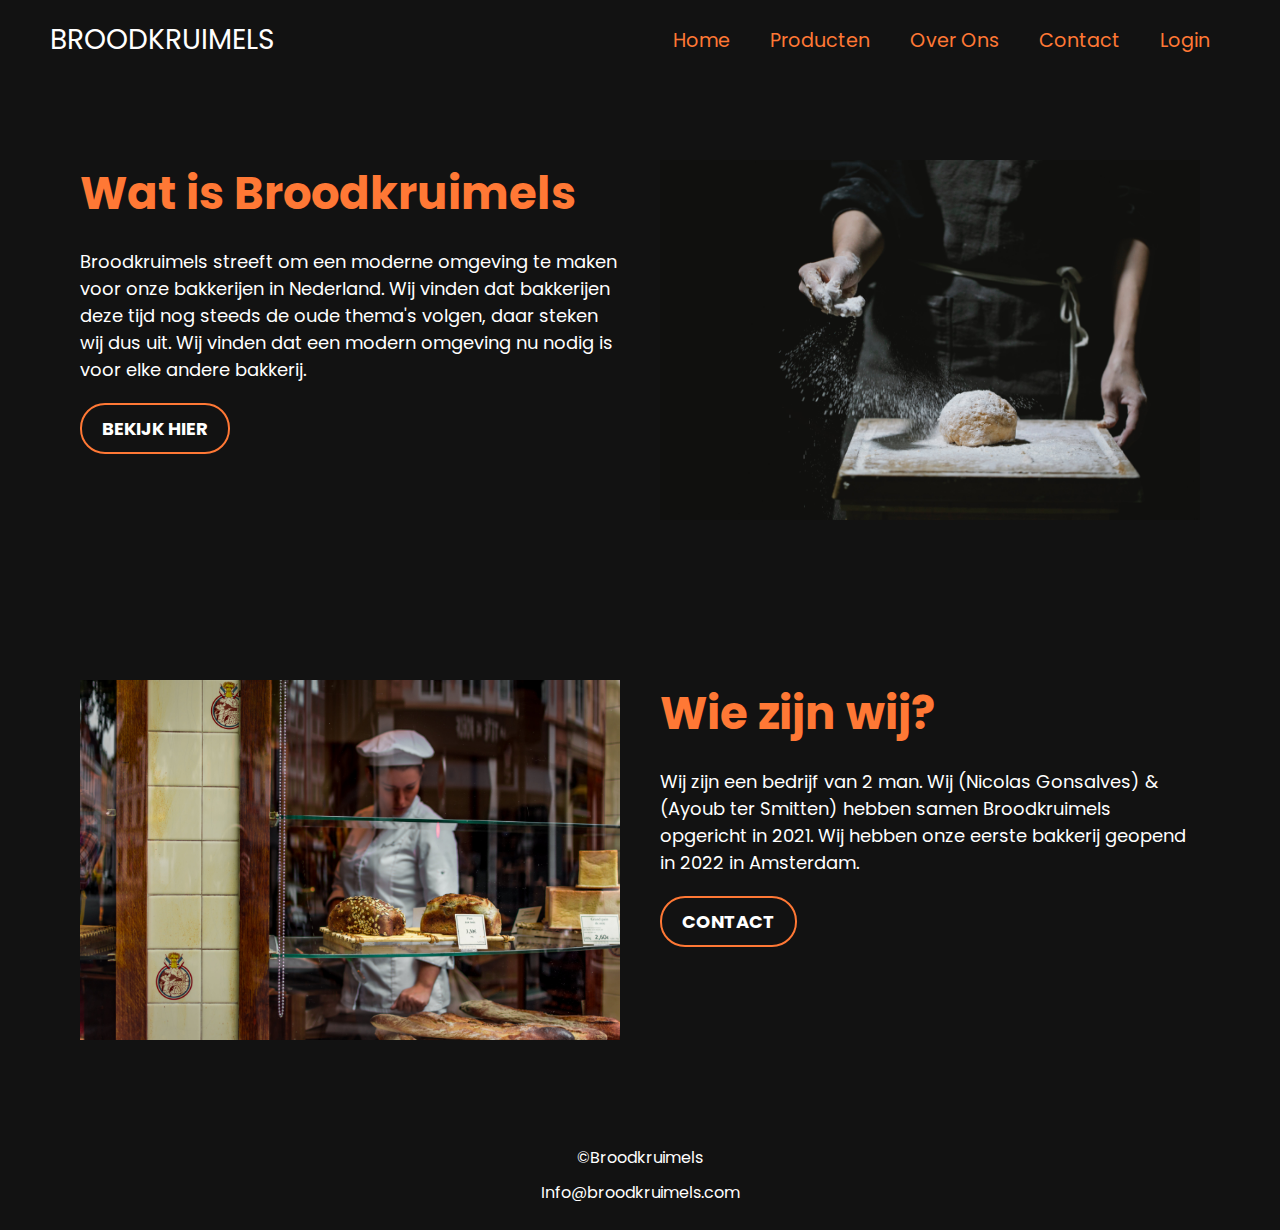
<file: Portfolio Examen/over ons.html>
<!DOCTYPE html>
<html lang="en">
<head>
    <meta charset="UTF-8">
    <meta name="viewport" content="width=device-width, 
    initial-scale=1.0" />
    <title>Broodkruimels</title>
    <link rel="stylesheet" href="over ons style.css" />
</head>
<body>

    <!-- Navbar Section -->
    <nav class="navbar">
        <div class="navbar-container">
            <a href="/" id="navbar-logo">BROODKRUIMELS</a>
                <div class="navbar-toggle" id="mobile-menu">
                    <span class="bar"></span>
                    <span class="bar"></span>
                    <span class="bar"></span>
                </div>

            <ul class="navbar-menu">
                <li class="navbar-item">
                    <a href="/" class="navbar-link">Home</a>
                </li>
                <li class="navbar-item">
                    <a href="/producten.html" class="navbar-link">Producten</a>
                </li>
                <li class="navbar-item">
                    <a href="/over ons.html" class="navbar-link">Over Ons</a>
                </li>
                <li class="navbar-item">
                    <a href="/contact.html" class="navbar-link">Contact</a>
                </li>
                <li class="navbar-item">
                    <a href="login.php" class="navbar-link">Login</a>
                </li>
            </ul>
        </div>
    </nav>
    <!-- Navbar End -->


    <!-- Over Ons Section -->
    <div class="information">
        <div class="information_container">
            <div class="row">
                <div class="flex">
                    <h2>Wat is Broodkruimels</h2>
                    <p>Broodkruimels streeft om een moderne omgeving
                    te maken voor onze bakkerijen in Nederland. Wij vinden dat
                    bakkerijen deze tijd nog steeds de oude thema's volgen, daar 
                    steken wij dus uit. Wij vinden dat een modern omgeving nu nodig is voor elke
                    andere bakkerij.
                    </p>
                    <a href="producten.html" class="btn">BEKIJK HIER</a>
                </div>
                <div class="flex">
                    <img src="images/bakker_overons2.jpg">
                </div>    
            </div>
        </div>
    </div>

    <div class="information">
        <div class="information_container">
            <div class="row">
                <div class="flex">
                    <img src="images/bakker_overons.jpg">
                </div>
                <div class="flex">
                    <h2>Wie zijn wij?</h2>
                    <p>Wij zijn een bedrijf van 2 man. Wij (Nicolas Gonsalves) & (Ayoub ter Smitten) 
                    hebben samen Broodkruimels opgericht in 2021. Wij hebben onze eerste bakkerij 
                    geopend in 2022 in Amsterdam. 
                    </p>
                    <a href="contact.html" class="btn">CONTACT</a>
                </div>    
            </div>
        </div>
    </div>
    <!-- Over Ons End -->
        
    
    <!-- Footer Section -->
    <footer>
        <div class="container">
          <p>&copy;Broodkruimels</p>
          <p>Info@broodkruimels.com</p>
        </div>
    </footer>
    <!-- Footer End -->

    <script src="script.js"></script>
</body>
</html>
</file>
<file: style.css>
@import url('https://fonts.googleapis.com/css2?family=Poppins&display=swap');
  
/* Navbar Section */
* {
  box-sizing: border-box;
  margin: 0;
  padding: 0;
  font-family: 'Poppins', sans-serif;
}

body {
  width: 100%;
  height: 100vh;
  background-image: linear-gradient(rgba(0, 0, 0, 0.75), rgba(0, 0, 0, 0.75)), url(images/bakker_overons3.jpg);
  background-size: cover;
  background-position: center;
  position: relative; 
}


.navbar {
  background-color: #121212;
  height: 80px;
  display: flex;
  justify-content: center;
  align-items: center;
  font-size: 1.2rem;
  top: 0;
  z-index: 999;
}

.navbar-container {
  display: flex;
  justify-content: space-between;
  height: 80px;
  z-index: 1;
  width: 100%;
  max-width: 1300px;
  margin: 0 auto;
  padding: 0 50px;
}

#navbar-logo {
  color: white;
  display: flex;
  align-items: center;
  cursor: pointer;
  text-decoration: none;
  font-size: 28px;
}

.fa-gem {
  margin-right: 0.5rem;
}

.navbar-menu {
  display: flex;
  align-items: center;
  list-style: none;
  text-align: center;
}

.navbar-item {
  height: 80px;
}

.navbar-link {
  color: #ff7835;
  display: flex;
  align-items: center;
  justify-content: center;
  text-decoration: none;
  padding: 20px;
  height: 100%;
}

.navbar-link:hover { 
  color: rgb(255, 240, 173);
  transition: all 0.2s ease;
  text-decoration: none;
}


.navbar-menu .dropdown-content {
  display: none;
  position: absolute;
  background-color: #121212;
  box-shadow: 0 8px 16px rgba(0, 0, 0, 0.2);
  z-index: 1;
}

.navbar-menu .dropdown:hover .dropdown-content {
  display: block;
  animation: fadeIn 0.5s ease;
}

@keyframes fadeIn {
  from {
    opacity: 0;
    transform: translateY(-10px);
  }
  to {
    opacity: 1;
    transform: translateY(0);
  }
}

.navbar-menu .dropdown-content a {
  color: #ff7835;
  padding: 20px;
  text-decoration: none;
  display: block;
  text-align: center;
}

.navbar-menu .dropdown-content a:hover {
  background-color: rgba(255, 255, 255, 0.1);
}


@media screen and (max-width: 920px) {
  .navbar-container {
      display: flex;
      justify-content: space-between;
      height: 80px;
      z-index: 1;
      width: 100%;
      max-width: 1300px;
      padding: 0;
  } 

  .navbar-menu {
      display: grid;
      grid-template-columns: auto;
      margin: 0;
      width: 100%;
      position: absolute;
      top: -1000px;
      opacity: 0;
      transition: all 0.5s ease;
      height: 50vh;
      z-index: -1;
      background-color: #121212;
  }

  .navbar-menu.active {
      background-color: #121212;
      top: 8%;
      opacity: 1;
      transition: all 0.3s ease;
      z-index: 99;
      height: 60vh;
      font-size: 1.2rem;
  }

  #navbar-logo {
      padding-left: 25px;
  }

  .navbar-toggle .bar {
      width: 25px;
      height: 3px;
      margin: 5px auto;
      transition: all 0.3s ease-in-out;
      background: #fff;
  } 

  .navbar-item {
      width: 100%;
  }

  .navbar-link {
      text-align: center;
      padding: 2rem;
      width: 100%;
      display: table;
  }

  #mobile-menu {
      position: absolute;
      top: 2%;
      right: 5%;
      transform: translate(5%, 20%);
  }

  .navbar-toggle .bar {
      display: flex;
      cursor: pointer;
  }

  .navbar-menu .dropdown-content {
    text-align: center; /* Center the content */
    width: 100%; /* Take full width */
    left: 0; /* Align to the left edge */
  }

  .navbar-menu .dropdown-content a {
    display: inline-block; /* Display links in a row */
  }

  #mobile-menu.is-active .bar:nth-child(2) {
      opacity: 0;
  }

  #mobile-menu.is-active .bar:nth-child(1) {
      transform: translateY(8px) rotate(45deg);
  }

  #mobile-menu.is-active .bar:nth-child(3) {
      transform: translateY(-8px) rotate(-45deg);
  }
}
/* Navbar End */



/* Main Section */
.main {
  height: 100vh;
  background-image: url('images/bakker_overons3.jpg');
  background-repeat: no-repeat;
  background-size: cover;
}

.main-container {
  display: flex;
  text-align: center;
  align-items: center;
  justify-content: center;
  margin: 0;
  height: 100vh;
  z-index: 1;
  max-width: 2000px;
  padding: 0 50px;
}
.main-content {
  flex: 0 0 50%;
  max-width: 90%;
  padding: 0 20px;
}

.main-content h1 {
  font-size: 90px;
  color: #ff7835;
  margin-bottom: 20px;
  letter-spacing: -1px;
  line-height: 1;
  padding: 0 80px;
}

.main-content h2 {
  font-size: 50px;
  color: #fff;
  letter-spacing: -1px;
  padding: 0 80px;
}

.btn {
  text-decoration: none;
  color: #fff;
  display: inline-block;
  margin: 40px;
  padding: 15px ;
  font-size: 25px;
  font-weight: bold;
  border-radius: 40px;
  border: 3px solid #ff7835;
}

.btn:hover {
  transition: all 0.2s ease;
  background-color: #ff7835;
}

@media screen and (max-width: 1080px) {
  .main-container {
      display: grid;
      grid-template-columns: auto;
      justify-self: center;
      align-items: center;
      width: 100%;
      height: 100%;
      margin: 0 auto;
  }

  .main-content {
      text-align: center;
      margin-bottom: 4rem;
  }

  .main-content h1 {
      font-size: 3.3rem;
      margin-top: 2rem;
  }

  .main-content h2 {
      font-size: 2.5rem;
  }

  .btn {
    font-size: 18px;
  }
}

@media screen and (max-width: 520px) {
  .main-content h1 {
      font-size: 3.3rem;
      margin-top: 3rem;
  }

  .main-content h2 {
      font-size: 2.1rem;
  }

  .btn {
    font-size: 15px;
  }
}
/* Main End */



/* Services Section */
.services {
  background: #fff;
  display: flex;
  flex-direction: column;
  align-items: center;
  height: 155vh;
}

.services h1 {
  color: #ff7835;
  font-size: 3.5rem;
  margin-top: 2rem;
  margin-bottom: 2rem;
}

.services h2 {
  margin-top: 25px;
  font-size: 2rem;
  color: #ff7835;
}

.services p {
  font-size: 20px;
  margin-top: 15px;
  color: #121212;
}

.services_container {
  display: flex;
  flex-wrap: wrap;
  justify-content: center;
}

.services_card {
  background-color: #fff0e8;
  width: 400px;
  height: 525px;
  padding: 20px;
  text-align: center;
  margin: 2rem;
  margin-bottom: 50px;
  border: 3px solid #d4d4d4;
  border-radius: 15px;
  box-shadow: 5px 5px 5px rgb(128, 94, 94);
}

.services_card:hover {
  transform: scale(1.01);
  transition: 0.1s ease-in;
}

.services_card img {
max-width: 30%;
margin-top: 60px;
}


@media screen and (max-width: 960px) {
  .services {
    height: 2600px;
  }

  .services h1 {
    font-size: 3rem;
    margin-top: 4rem;
  }
}

@media screen and (max-width: 480px) {
  .services {
    height: 2600px;
  }

  .services h1 {
    font-size: 2.2rem;
  }

  .services_card {
    width: 300px;
  }
}
/* Services End */


/* Footer Section */
footer {
background-color: #121212;
color: #fff;
padding: 30px 0;
text-align: center;
}

.container {
max-width: 1200px;
margin: 0 auto;
display: flex;
flex-direction: column;
align-items: center;
}

.container p {
font-size: 18px;
margin-top: 5px;
color: #ff7835;
}

/* Test */
.information {
  padding: 80px 0px;
  background-color: #121212;
}

.information_container {
  max-width: 1200px;
  margin: 0 auto;
  padding: 0 20px;
}

.row {
  display: flex;
  flex-wrap: wrap;
}

.flex {
  flex: 0 0 50%;
  max-width: 50%;
  padding: 0 20px;
}

.information h2 {
  font-size: 55px;
  margin-bottom: 20px;
  color: #ff7835;
}

.information p {
  font-size: 28px;
  line-height: 1.5;
  color: #fff;
  margin-bottom: 20px;
}

.information img {
  display: block;
  max-width: 90%;
  height: auto;
  margin: 0px 160px;
}

.btn {
  text-decoration: none;
  color: #fff;
  display: inline-block;
  margin: 20px 0px;
  padding: 10px 20px;
  font-size: 18px;
  font-weight: bold;
  border-radius: 25px;
  border: 2px solid #ff7835;
}

.btn:hover {
  transition: all 0.2s ease;
  background-color: #ff7835;
}
</file>
<file: Portfolio Examen/style.css>
@import url('https://fonts.googleapis.com/css2?family=Poppins&display=swap');
  
/* Navbar Section */

* {
  box-sizing: border-box;
  margin: 0;
  padding: 0;
  font-family: 'Poppins', sans-serif;
}

body {
  width: 100%;
  height: 100vh;
  background-image: linear-gradient(rgba(0,0,0,0.75,),rgba(0,0,0,0.75,)),url(images/bakker_overons3.jpg);
  background-size: cover;
  background-position: center;
}

.navbar {
  background-color: #121212;
  height: 80px;
  display: flex;
  justify-content: center;
  align-items: center;
  font-size: 1.2rem;
  top: 0;
  z-index: 999;
}

.navbar-container {
  display: flex;
  justify-content: space-between;
  height: 80px;
  z-index: 1;
  width: 100%;
  max-width: 1300px;
  margin: 0 auto;
  padding: 0 50px;
}

#navbar-logo {
  color: white;
  display: flex;
  align-items: center;
  cursor: pointer;
  text-decoration: none;
  font-size: 28px;
}

.fa-gem {
  margin-right: 0.5rem;
}

.navbar-menu {
  display: flex;
  align-items: center;
  list-style: none;
  text-align: center;
}

.navbar-item {
  height: 80px;
}

.navbar-link {
  color: #ff7835;
  display: flex;
  align-items: center;
  justify-content: center;
  text-decoration: none;
  padding: 20px;
  height: 100%;
}

.navbar-link:hover { 
  color: rgb(255, 240, 173);
  transition: all 0.2s ease;
}


/* Responsive Navbar Section */

@media screen and (max-width: 920px) {
  .navbar-container {
      display: flex;
      justify-content: space-between;
      height: 80px;
      z-index: 1;
      width: 100%;
      max-width: 1300px;
      padding: 0;
  } 

  .navbar-menu {
      display: grid;
      grid-template-columns: auto;
      margin: 0;
      width: 100%;
      position: absolute;
      top: -1000px;
      opacity: 0;
      transition: all 0.5s ease;
      height: 50vh;
      z-index: -1;
      background-color: #121212;
  }

  .navbar-menu.active {
      background-color: #121212;
      top: 8%;
      opacity: 1;
      transition: all 0.3s ease;
      z-index: 99;
      height: 60vh;
      font-size: 1.2rem;
  }

  #navbar-logo {
      padding-left: 25px;
  }

  .navbar-toggle .bar {
      width: 25px;
      height: 3px;
      margin: 5px auto;
      transition: all 0.3s ease-in-out;
      background: #fff;
  } 

  .navbar-item {
      width: 100%;
  }

  .navbar-link {
      text-align: center;
      padding: 2rem;
      width: 100%;
      display: table;
  }

  #mobile-menu {
      position: absolute;
      top: 2%;
      right: 5%;
      transform: translate(5%, 20%);
  }

  .navbar-toggle .bar {
      display: flex;
      cursor: pointer;
  }

  #mobile-menu.is-active .bar:nth-child(2) {
      opacity: 0;
  }

  #mobile-menu.is-active .bar:nth-child(1) {
      transform: translateY(8px) rotate(45deg);
  }

  #mobile-menu.is-active .bar:nth-child(3) {
      transform: translateY(-8px) rotate(-45deg);
  }
}


/* Home Hero Section */

.main {
  height: 100vh;
  background-image: url('images/bakker_overons3.jpg');
  background-repeat: no-repeat;
  background-size: cover;
}

.main-container {
  display: flex;
  text-align: center;
  align-items: center;
  justify-content: center;
  margin: 0;
  height: 100vh;
  z-index: 1;
  max-width: 2000px;
  padding: 0 50px;
}
.main-content {
  flex: 0 0 50%;
  max-width: 90%;
  padding: 0 20px;
}

.main-content h1 {
  font-size: 90px;
  color: #ff7835;
  margin-bottom: 20px;
  letter-spacing: -1px;
  line-height: 1;
  padding: 0 80px;
}

.main-content h2 {
  font-size: 50px;
  color: #fff;
  letter-spacing: -1px;
  padding: 0 80px;
}

.btn {
  text-decoration: none;
  color: #fff;
  display: inline-block;
  margin: 40px;
  padding: 15px ;
  font-size: 25px;
  font-weight: bold;
  border-radius: 40px;
  border: 3px solid #ff7835;
}

.btn:hover {
  transition: all 0.2s ease;
  background-color: #ff7835;
}

/* Home Responsive Hero Section */
@media screen and (max-width: 1080px) {
  .main-container {
      display: grid;
      grid-template-columns: auto;
      justify-self: center;
      align-items: center;
      width: 100%;
      height: 100%;
      margin: 0 auto;
  }

  .main-content {
      text-align: center;
      margin-bottom: 4rem;
  }

  .main-content h1 {
      font-size: 3.3rem;
      margin-top: 2rem;
  }

  .main-content h2 {
      font-size: 2.5rem;
  }

  .btn {
    font-size: 18px;
  }


}

@media screen and (max-width: 520px) {
  .main-content h1 {
      font-size: 3.3rem;
      margin-top: 3rem;
  }

  .main-content h2 {
      font-size: 2.1rem;
  }

  .btn {
    font-size: 15px;
  }
}


/* Services Section */
.services {
  background: #fff;
  display: flex;
  flex-direction: column;
  align-items: center;
  height: 200vh;
}

.services h1 {
  color: #ff7835;
  font-size: 3.5rem;
  margin-top: 2rem;
  margin-bottom: 2rem;
}

.services h2 {
  margin-top: 25px;
  font-size: 2rem;
  color: #ff7835;
}

.services p {
  margin-top: 15px;
  color: #121212;
}

.services_container {
  display: flex;
  flex-wrap: wrap;
  justify-content: center;
}

.services_card {
  background-color: #fff0e8;
  width: 400px;
  height: 525px;
  padding: 20px;
  text-align: center;
  margin: 2rem;
  margin-bottom: 50px;
  border: 3px solid #d4d4d4;
  border-radius: 15px;
  box-shadow: 5px 5px 5px rgb(128, 94, 94);
}

.services_card:hover {
  transform: scale(1.01);
  transition: 0.1s ease-in;
}

.services_card img {
max-width: 30%;
margin-top: 60px;
}


@media screen and (max-width: 960px) {
  .services {
    height: 2600px;
  }

  .services h1 {
    font-size: 3rem;
    margin-top: 4rem;
  }
}

@media screen and (max-width: 480px) {
  .services {
    height: 2600px;
  }

  .services h1 {
    font-size: 2.2rem;
  }

  .services_card {
    width: 300px;
  }
}

/* Footer Section */
footer {
background-color: #121212;
color: #fff;
padding: 30px 0;
text-align: center;
}

.container {
max-width: 1200px;
margin: 0 auto;
display: flex;
flex-direction: column;
align-items: center;
}

.container p {
font-size: 18px;
margin-top: 5px;
color: #ff7835;
}



@media screen and (max-width: 1080px) {

}
</file>
<file: contact style.css>
@import url('https://fonts.googleapis.com/css2?family=Poppins&display=swap');
  
/* Navbar Section */

* {
  box-sizing: border-box;
  margin: 0;
  padding: 0;
  font-family: 'Poppins', sans-serif;
}

body {
  background-color: #121212;
}

.navbar {
  background-color: #121212;
  height: 80px;
  display: flex;
  justify-content: center;
  align-items: center;
  font-size: 1.2rem;
  top: 0;
  z-index: 999;
}

.navbar-container {
  display: flex;
  justify-content: space-between;
  height: 80px;
  z-index: 1;
  width: 100%;
  max-width: 1300px;
  margin: 0 auto;
  padding: 0 50px;
}

#navbar-logo {
  color: white;
  display: flex;
  align-items: center;
  cursor: pointer;
  text-decoration: none;
  font-size: 28px;
}

.fa-gem {
  margin-right: 0.5rem;
}

.navbar-menu {
  display: flex;
  align-items: center;
  list-style: none;
  text-align: center;
}

.navbar-item {
  height: 80px;
}

.navbar-link {
  color: #ff7835;
  display: flex;
  align-items: center;
  justify-content: center;
  text-decoration: none;
  padding: 20px;
  height: 100%;
}

.navbar-link:hover { 
  color: rgb(255, 240, 173);
  transition: all 0.2s ease;
  text-decoration: none;
}

.navbar-menu .dropdown-content {
  display: none;
  position: absolute;
  background-color: #121212;
  box-shadow: 0 8px 16px rgba(0, 0, 0, 0.2);
  z-index: 1;
}

.navbar-menu .dropdown:hover .dropdown-content {
  display: block;
  animation: fadeIn 0.5s ease;
}

@keyframes fadeIn {
  from {
    opacity: 0;
    transform: translateY(-10px);
  }
  to {
    opacity: 1;
    transform: translateY(0);
  }
}

.navbar-menu .dropdown-content a {
  color: #ff7835;
  padding: 20px;
  text-decoration: none;
  display: block;
  text-align: center;
}

.navbar-menu .dropdown-content a:hover {
  background-color: rgba(255, 255, 255, 0.1);
}


/* Responsive Navbar Section */
@media screen and (max-width: 920px) {
  .navbar-container {
      display: flex;
      justify-content: space-between;
      height: 80px;
      z-index: 1;
      width: 100%;
      max-width: 1300px;
      padding: 0;
  } 

  .navbar-menu {
      display: grid;
      grid-template-columns: auto;
      margin: 0;
      width: 100%;
      position: absolute;
      top: -1000px;
      opacity: 0;
      transition: all 0.5s ease;
      height: 50vh;
      z-index: -1;
      background-color: #121212;
  }

  .navbar-menu.active {
      background-color: #121212;
      top: 8%;
      opacity: 1;
      transition: all 0.3s ease;
      z-index: 99;
      height: 60vh;
      font-size: 1.2rem;
  }

  #navbar-logo {
      padding-left: 25px;
  }

  .navbar-toggle .bar {
      width: 25px;
      height: 3px;
      margin: 5px auto;
      transition: all 0.3s ease-in-out;
      background: #fff;
  } 

  .navbar-item {
      width: 100%;
  }

  .navbar-link {
      text-align: center;
      padding: 2rem;
      width: 100%;
      display: table;
  }

  #mobile-menu {
      position: absolute;
      top: 2%;
      right: 5%;
      transform: translate(5%, 20%);
  }

  .navbar-toggle .bar {
      display: flex;
      cursor: pointer;
  }

  .navbar-menu .dropdown-content {
    text-align: center; /* Center the content */
    width: 100%; /* Take full width */
    left: 0; /* Align to the left edge */
  }

  .navbar-menu .dropdown-content a {
    display: inline-block; /* Display links in a row */
  }

  #mobile-menu.is-active .bar:nth-child(2) {
      opacity: 0;
  }

  #mobile-menu.is-active .bar:nth-child(1) {
      transform: translateY(8px) rotate(45deg);
  }

  #mobile-menu.is-active .bar:nth-child(3) {
      transform: translateY(-8px) rotate(-45deg);
  }
}


/* Main Section */
.contact {
  display: flex;
  justify-content: center;
  align-items: center;
  height: 100vh;
  background-image: url('images/bakker_contactpage2.jpg');
  background-repeat: no-repeat;
  background-size: cover;
}

.contact-container {
    max-width: 800px;
    margin: 0 auto;
    background-color: #000;
    color: #ffffff;
    padding: 80px;
    border: 4px solid #fff;
    border-radius: 25px;
    box-shadow: 0 0 30px #cc612b;
    text-align: center;
    align-items: center;
    justify-content: center;
}

.btn {
  text-decoration: none;
  color: #ff7835;
}

.info h2 {
  margin-top: 20px;
}

.info a {
    text-decoration: none;
    color: #ff7835;
}

.info a:hover {
    text-decoration: underline;
}
/* Main End */

/* Footer Section */
footer {
background-color: #121212;
color: #fff;
padding: 20px 0;
text-align: center;
}

.container {
max-width: 1200px;
margin: 0 auto;
display: flex;
flex-direction: column;
align-items: center;
}

.container p {
margin: 5px 0;
}
</file>
<file: over ons style.css>
@import url('https://fonts.googleapis.com/css2?family=Poppins&display=swap');
  
/* Navbar Section */

* {
  box-sizing: border-box;
  margin: 0;
  padding: 0;
  font-family: 'Poppins', sans-serif;
}

body {
  background-color: #121212;
}

.navbar {
  background-color: #121212;
  height: 80px;
  display: flex;
  justify-content: center;
  align-items: center;
  font-size: 1.2rem;
  top: 0;
  z-index: 999;
}

.navbar-container {
  display: flex;
  justify-content: space-between;
  height: 80px;
  z-index: 1;
  width: 100%;
  max-width: 1300px;
  margin: 0 auto;
  padding: 0 50px;
}

#navbar-logo {
  color: white;
  display: flex;
  align-items: center;
  cursor: pointer;
  text-decoration: none;
  font-size: 28px;
}

.fa-gem {
  margin-right: 0.5rem;
}

.navbar-menu {
  display: flex;
  align-items: center;
  list-style: none;
  text-align: center;
}

.navbar-item {
  height: 80px;
}

.navbar-link {
  color: #ff7835;
  display: flex;
  align-items: center;
  justify-content: center;
  text-decoration: none;
  padding: 20px;
  height: 100%;
}

.navbar-link:hover { 
  color: rgb(255, 240, 173);
  transition: all 0.2s ease;
  text-decoration: none;
}

.navbar-menu .dropdown-content {
  display: none;
  position: absolute;
  background-color: #121212;
  box-shadow: 0 8px 16px rgba(0, 0, 0, 0.2);
  z-index: 1;
}

.navbar-menu .dropdown:hover .dropdown-content {
  display: block;
  animation: fadeIn 0.5s ease;
}

@keyframes fadeIn {
  from {
    opacity: 0;
    transform: translateY(-10px);
  }
  to {
    opacity: 1;
    transform: translateY(0);
  }
}

.navbar-menu .dropdown-content a {
  color: #ff7835;
  padding: 20px;
  text-decoration: none;
  display: block;
  text-align: center;
}

.navbar-menu .dropdown-content a:hover {
  background-color: rgba(255, 255, 255, 0.1);
}


/* Responsive Navbar Section */
@media screen and (max-width: 920px) {
  .navbar-container {
      display: flex;
      justify-content: space-between;
      height: 80px;
      z-index: 1;
      width: 100%;
      max-width: 1300px;
      padding: 0;
  } 

  .navbar-menu {
      display: grid;
      grid-template-columns: auto;
      margin: 0;
      width: 100%;
      position: absolute;
      top: -1000px;
      opacity: 0;
      transition: all 0.5s ease;
      height: 50vh;
      z-index: -1;
      background-color: #121212;
  }

  .navbar-menu.active {
    background-color: #121212;
    top: 8%;
    opacity: 1;
    transition: all 0.3s ease;
    z-index: 99;
    height: 60vh;
    font-size: 1.2rem;
}

  #navbar-logo {
      padding-left: 25px;
  }

  .navbar-toggle .bar {
      width: 25px;
      height: 3px;
      margin: 5px auto;
      transition: all 0.3s ease-in-out;
      background: #fff;
  } 

  .navbar-item {
      width: 100%;
  }

  .navbar-link {
      text-align: center;
      padding: 2rem;
      width: 100%;
      display: table;
  }

  #mobile-menu {
      position: absolute;
      top: 2%;
      right: 5%;
      transform: translate(5%, 20%);
  }

  .navbar-toggle .bar {
      display: flex;
      cursor: pointer;
  }

  .navbar-menu .dropdown-content {
    text-align: center; /* Center the content */
    width: 100%; /* Take full width */
    left: 0; /* Align to the left edge */
  }

  .navbar-menu .dropdown-content a {
    display: inline-block; /* Display links in a row */
  }

  #mobile-menu.is-active .bar:nth-child(2) {
      opacity: 0;
  }

  #mobile-menu.is-active .bar:nth-child(1) {
      transform: translateY(8px) rotate(45deg);
  }

  #mobile-menu.is-active .bar:nth-child(3) {
      transform: translateY(-8px) rotate(-45deg);
  }
}


/* Over Ons Section */
.information {
  padding: 80px 0px;
}

.information_container {
  max-width: 1200px;
  margin: 0 auto;
  padding: 0 20px;
}

.row {
  display: flex;
  flex-wrap: wrap;
}

.flex {
  flex: 0 0 50%;
  max-width: 50%;
  padding: 0 20px;
}

.information h2 {
  font-size: 55px;
  margin-bottom: 20px;
  color: #ff7835;
}

.information p {
  font-size: 22px;
  line-height: 1.5;
  color: #fff;
  margin-bottom: 20px;
}

.information img {
  display: block;
  max-width: 100%;
  height: auto;
  margin: 50px auto;
}

.btn {
  text-decoration: none;
  color: #fff;
  display: inline-block;
  padding: 10px 20px;
  font-size: 18px;
  font-weight: bold;
  border-radius: 25px;
  border: 2px solid #ff7835;
  background-color: #121212;
}

.btn:hover {
  transition: all 0.2s ease;
  background-color: #ff7835;
}

@media screen and (max-width: 690px) {
  .information h2 {
    font-size: 1.8rem;
  }
}

@media screen and (max-width: 480px) {
  .information {
    height: 80vh;
  }

  .information_container {
    max-width: 800px;
  }

  .information h2 {
    text-align: center;
    font-size: 1.5rem;
  }

  .information p {
    font-size: 1rem;
  }
}
/* Over Ons End */

/* Footer Section */
footer {
background-color: #121212;
color: #fff;
padding: 20px 0;
text-align: center;
}

.container {
max-width: 1200px;
margin: 0 auto;
display: flex;
flex-direction: column;
align-items: center;
}

.container p {
margin: 5px 0;
}
</file>
<file: Portfolio Examen/contact style.css>
@import url('https://fonts.googleapis.com/css2?family=Poppins&display=swap');
  
/* Navbar Section */

* {
  box-sizing: border-box;
  margin: 0;
  padding: 0;
  font-family: 'Poppins', sans-serif;
}

body {
  background-color: #000;
}

.navbar {
  background-color: #121212;
  height: 80px;
  display: flex;
  justify-content: center;
  align-items: center;
  font-size: 1.2rem;
  top: 0;
  z-index: 999;
}

.navbar-container {
  display: flex;
  justify-content: space-between;
  height: 80px;
  z-index: 1;
  width: 100%;
  max-width: 1300px;
  margin: 0 auto;
  padding: 0 50px;
}

#navbar-logo {
  color: white;
  display: flex;
  align-items: center;
  cursor: pointer;
  text-decoration: none;
  font-size: 28px;
}

.fa-gem {
  margin-right: 0.5rem;
}

.navbar-menu {
  display: flex;
  align-items: center;
  list-style: none;
  text-align: center;
}

.navbar-item {
  height: 80px;
}

.navbar-link {
  color: #ff7835;
  display: flex;
  align-items: center;
  justify-content: center;
  text-decoration: none;
  padding: 20px;
  height: 100%;
}

.navbar-link:hover { 
  color: rgb(255, 240, 173);
  transition: all 0.2s ease;
}


/* Responsive Navbar Section */

@media screen and (max-width: 830px) {
  .navbar-container {
      display: flex;
      justify-content: space-between;
      height: 80px;
      z-index: 1;
      width: 100%;
      max-width: 1300px;
      padding: 0;
  } 

  .navbar-menu {
      display: grid;
      grid-template-columns: auto;
      margin: 0;
      width: 100%;
      position: absolute;
      top: -1000px;
      opacity: 0;
      transition: all 0.5s ease;
      height: 50vh;
      z-index: -1;
      background-color: #121212;
  }

  .navbar-menu.active {
      background-color: #121212;
      top: 11%;
      opacity: 1;
      transition: all 0.3s ease;
      z-index: 99;
      height: 55vh;
      font-size: 1.2rem;
  }

  #navbar-logo {
      padding-left: 25px;
  }

  .navbar-toggle .bar {
      width: 25px;
      height: 3px;
      margin: 5px auto;
      transition: all 0.3s ease-in-out;
      background: #fff;
  } 

  .navbar-item {
      width: 100%;
  }

  .navbar-link {
      text-align: center;
      padding: 2rem;
      width: 100%;
      display: table;
  }

  #mobile-menu {
      position: absolute;
      top: 3%;
      right: 5%;
      transform: translate(5%, 20%);
  }

  .navbar-toggle .bar {
      display: flex;
      cursor: pointer;
  }

  #mobile-menu.is-active .bar:nth-child(2) {
      opacity: 0;
  }

  #mobile-menu.is-active .bar:nth-child(1) {
      transform: translateY(8px) rotate(45deg);
  }

  #mobile-menu.is-active .bar:nth-child(3) {
      transform: translateY(-8px) rotate(-45deg);
  }
}


/* Hero Section */

.contact-container {
    max-width: 800px;
    margin: 150px auto;
    background-color: #000;
    color: #ffffff;
    padding: 80px;
    border: 4px solid #fff;
    border-radius: 25px;
    /* box-shadow: 0 0 30px #cc612b; */
    text-align: center;
}

.info h2 {
  margin-top: 20px;
}

.info a {
    text-decoration: none;
    color: #ff7835;
}

.info a:hover {
    text-decoration: underline;
}

/* You can add more styles as needed */

/* Footer Section */
footer {
background-color: #121212;
color: #fff;
padding: 20px 0;
text-align: center;
}

.container {
max-width: 1200px;
margin: 0 auto;
display: flex;
flex-direction: column;
align-items: center;
}

.container p {
margin: 5px 0;
}
</file>
<file: Portfolio Examen/over ons style.css>
@import url('https://fonts.googleapis.com/css2?family=Poppins&display=swap');
  
/* Navbar Section */

* {
  box-sizing: border-box;
  margin: 0;
  padding: 0;
  font-family: 'Poppins', sans-serif;
}

body {
  background-color: #121212;
}

.navbar {
  background-color: #121212;
  height: 80px;
  display: flex;
  justify-content: center;
  align-items: center;
  font-size: 1.2rem;
  top: 0;
  z-index: 999;
}

.navbar-container {
  display: flex;
  justify-content: space-between;
  height: 80px;
  z-index: 1;
  width: 100%;
  max-width: 1300px;
  margin: 0 auto;
  padding: 0 50px;
}

#navbar-logo {
  color: white;
  display: flex;
  align-items: center;
  cursor: pointer;
  text-decoration: none;
  font-size: 28px;
}

.fa-gem {
  margin-right: 0.5rem;
}

.navbar-menu {
  display: flex;
  align-items: center;
  list-style: none;
  text-align: center;
}

.navbar-item {
  height: 80px;
}

.navbar-link {
  color: #ff7835;
  display: flex;
  align-items: center;
  justify-content: center;
  text-decoration: none;
  padding: 20px;
  height: 100%;
}

.navbar-link:hover { 
  color: rgb(255, 240, 173);
  transition: all 0.2s ease;
}


/* Responsive Navbar Section */
@media screen and (max-width: 830px) {
  .navbar-container {
      display: flex;
      justify-content: space-between;
      height: 80px;
      z-index: 1;
      width: 100%;
      max-width: 1300px;
      padding: 0;
  } 

  .navbar-menu {
      display: grid;
      grid-template-columns: auto;
      margin: 0;
      width: 100%;
      position: absolute;
      top: -1000px;
      opacity: 0;
      transition: all 0.5s ease;
      height: 50vh;
      z-index: -1;
      background-color: #121212;
  }

  .navbar-menu.active {
      background-color: #121212;
      top: 11%;
      opacity: 1;
      transition: all 0.3s ease;
      z-index: 99;
      height: 55vh;
      font-size: 1.2rem;
  }

  #navbar-logo {
      padding-left: 25px;
  }

  .navbar-toggle .bar {
      width: 25px;
      height: 3px;
      margin: 5px auto;
      transition: all 0.3s ease-in-out;
      background: #fff;
  } 

  .navbar-item {
      width: 100%;
  }

  .navbar-link {
      text-align: center;
      padding: 2rem;
      width: 100%;
      display: table;
  }

  #mobile-menu {
      position: absolute;
      top: 3%;
      right: 5%;
      transform: translate(5%, 20%);
  }

  .navbar-toggle .bar {
      display: flex;
      cursor: pointer;
  }

  #mobile-menu.is-active .bar:nth-child(2) {
      opacity: 0;
  }

  #mobile-menu.is-active .bar:nth-child(1) {
      transform: translateY(8px) rotate(45deg);
  }

  #mobile-menu.is-active .bar:nth-child(3) {
      transform: translateY(-8px) rotate(-45deg);
  }
}


/* Over Ons Section */
.information {
  padding: 80px 0px;
}

.information_container {
  max-width: 1200px;
  margin: 0 auto;
  padding: 0 20px;
}

.row {
  display: flex;
  flex-wrap: wrap;
}

.flex {
  flex: 0 0 50%;
  max-width: 50%;
  padding: 0 20px;
}

.information h2 {
  font-size: 45px;
  margin-bottom: 20px;
  color: #ff7835;
}

.information p {
  font-size: 18px;
  line-height: 1.5;
  color: #fff;
  margin-bottom: 20px;
}

.information img {
  display: block;
  max-width: 100%;
  height: auto;
  margin: 0 auto;
}

.btn {
  text-decoration: none;
  color: #fff;
  display: inline-block;
  padding: 10px 20px;
  font-size: 18px;
  font-weight: bold;
  border-radius: 25px;
  border: 2px solid #ff7835;
  background-color: #121212;
}

.btn:hover {
  transition: all 0.2s ease;
  background-color: #ff7835;
}


@media screen and (max-width: 480px) {
  .information {
    height: 80vh;
  }

  .information_container {
    max-width: 800px;
  }

  .information h2 {
    text-align: center;
    font-size: 2rem;
  }

  .information p {
    font-size: 1rem;
  }
}
/* Over Ons End */

/* Footer Section */
footer {
background-color: #121212;
color: #fff;
padding: 20px 0;
text-align: center;
}

.container {
max-width: 1200px;
margin: 0 auto;
display: flex;
flex-direction: column;
align-items: center;
}

.container p {
margin: 5px 0;
}
</file>
